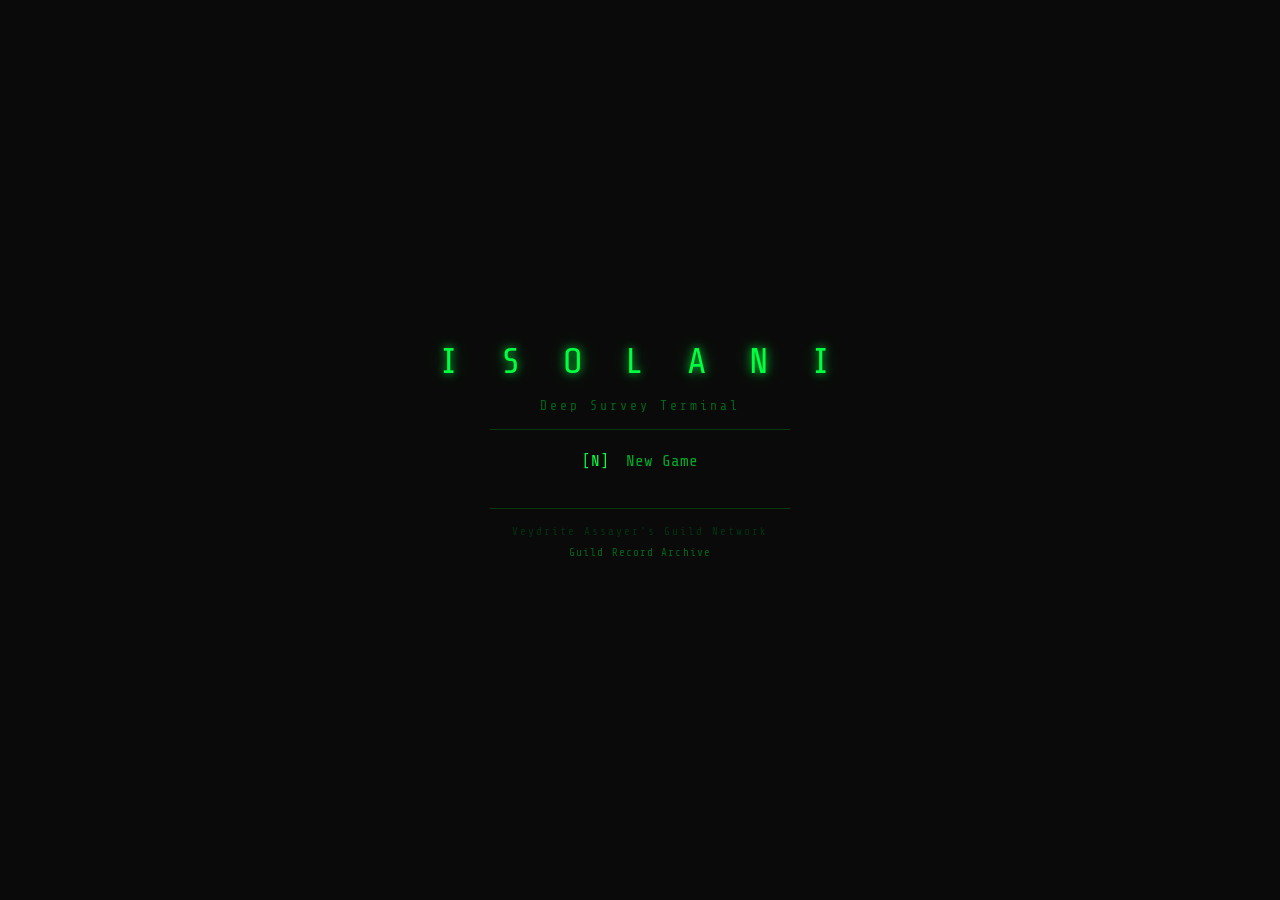
<file: index.html>
<!DOCTYPE html>
<html lang="en">
<head>
  <meta charset="UTF-8">
  <meta name="viewport" content="width=device-width, initial-scale=1.0">
  <title>Isolani — Deep Survey Terminal</title>
  <link rel="stylesheet" href="style.css">
  <link rel="icon" type="image/png" href="https://t1ckles.github.io/isolani/flavicon.png">
</head>
<body>

  <!-- Main Menu Overlay -->
  <div id="main-menu">
    <div id="menu-content">
      <div class="menu-title">I S O L A N I</div>
      <div class="menu-sub">Deep Survey Terminal</div>
      <div class="menu-divider"></div>
      <div id="menu-options">
        <div class="menu-option" id="menu-continue" style="display:none">
          <span class="menu-key">[C]</span> Continue
        </div>
        <div class="menu-option" id="menu-load">
          <span class="menu-key">[L]</span> Load Save
        </div>
        <div class="menu-option" id="menu-new">
          <span class="menu-key">[N]</span> New Game
        </div>
      </div>
      <div id="menu-save-info" class="menu-save-info"></div>

      <!-- Achievements modal -->
      <div id="achievements-modal" style="display:none">
        <div id="achievements-modal-inner">
          <div class="slot-modal-title">GUILD RECORD ARCHIVE</div>
          <div id="achievements-list"></div>
          <div class="slot-cancel" id="achievements-cancel"><span class="menu-key">[ESC]</span> Close</div>
        </div>
      </div>

      <!-- Slot modal -->
      <div id="slot-modal" style="display:none">
        <div id="slot-modal-inner">
          <div class="slot-modal-title">SELECT PILOT RECORD</div>
          <div id="slot-list">
            <div class="menu-slot" id="menu-slot-1">
              <div class="slot-summary">
                <span class="slot-key">[1]</span>
                <span class="slot-info">— EMPTY —</span>
              </div>
              <div class="slot-detail" id="slot-detail-1"></div>
            </div>
            <div class="menu-slot" id="menu-slot-2">
              <div class="slot-summary">
                <span class="slot-key">[2]</span>
                <span class="slot-info">— EMPTY —</span>
              </div>
              <div class="slot-detail" id="slot-detail-2"></div>
            </div>
            <div class="menu-slot" id="menu-slot-3">
              <div class="slot-summary">
                <span class="slot-key">[3]</span>
                <span class="slot-info">— EMPTY —</span>
              </div>
              <div class="slot-detail" id="slot-detail-3"></div>
            </div>
          </div>
          <div class="slot-modal-hint" id="slot-modal-hint"></div>
          <div class="slot-cancel" id="slot-cancel"><span class="menu-key">[ESC]</span> Cancel</div>
        </div>
      </div>

      <div class="menu-divider"></div>
      <div class="menu-footer">Veydrite Assayer's Guild Network</div>
      <div class="menu-archive" id="menu-archive">Guild Record Archive</div>
    </div>
  </div>

  <!-- Mobile/tablet status panel toggle (hidden on desktop via CSS) -->
  <button id="status-toggle">[STA] STATUS</button>

  <div id="layout">

    <!-- Main terminal -->
    <div id="terminal">
      <div id="terminal-header">
        <span class="title">I S O L A N I</span>
        <span class="version">v0.2.0-dev</span>
      </div>
      <div id="terminal-subheader">
        Deep Survey Terminal — Veydrite Assayer's Guild Network
      </div>
      <div id="terminal-divider"></div>
      <div id="terminal-body">
        <div id="output"></div>

        <!-- Desktop input line -->
        <div id="input-line">
          <span class="prompt">&gt;&nbsp;</span>
          <span id="typed"></span>
          <span class="cursor">█</span>
        </div>

        <!-- Mobile input row (shown on touch devices via CSS) -->
        <div id="mobile-input-row">
          <span class="prompt">&gt;&nbsp;</span>
          <input
            id="mobile-input"
            type="text"
            autocomplete="off"
            autocorrect="off"
            autocapitalize="off"
            spellcheck="false"
            placeholder="tap here to type..."
            enterkeyhint="send"
          >
          <button id="mobile-send">SEND</button>
        </div>

      </div>
    </div>

    <!-- Right column — ship sidebar + auspex -->
    <div id="right-column">

      <!-- Ship status sidebar -->
      <div id="sidebar">
        <div class="sidebar-section">
          <div class="sidebar-label">VESSEL</div>
          <div id="sb-captain" class="sb-white">—</div>
          <div id="sb-ship" class="sb-dim">—</div>
          <div id="sb-day" class="sb-dim">Day 0</div>
        </div>
        <div class="sidebar-divider"></div>
        <div class="sidebar-section">
          <div class="sidebar-label">SYSTEMS</div>
          <div class="sidebar-row">
            <span class="sb-dim">Hull</span>
            <span id="sb-hull-bar" class="sidebar-bar">██████████</span>
          </div>
          <div class="sidebar-row">
            <span class="sb-dim">Fuel</span>
            <span id="sb-fuel-bar" class="sidebar-bar">██████████</span>
          </div>
          <div class="sidebar-row">
            <span class="sb-dim">Core</span>
            <span id="sb-power-bar" class="sidebar-bar">██████████</span>
          </div>
        </div>
        <div class="sidebar-divider"></div>
        <div class="sidebar-section">
          <div class="sidebar-label">CARGO</div>
          <div class="sidebar-row">
            <span class="sb-dim">Scrip</span>
            <span id="sb-credits" class="sb-cyan">0 CR</span>
          </div>
          <div class="sidebar-row">
            <span class="sb-dim">Veyd</span>
            <span id="sb-veydrite" class="sb-dim">0 kg</span>
          </div>
          <div class="sidebar-row">
            <span class="sb-dim">Charts</span>
            <span id="sb-astro" class="sb-dim">—</span>
          </div>
          <div class="sidebar-row">
            <span class="sb-dim">Cells</span>
            <span id="sb-cells" class="sb-dim">— / 20</span>
          </div>
          <div class="sidebar-row">
            <span class="sb-dim">Reserv</span>
            <span id="sb-reserve" class="sb-dim">— kg</span>
          </div>
          <div class="sidebar-row">
            <span class="sb-dim">Ore</span>
            <span id="sb-ore" class="sb-dim">— / 50</span>
          </div>
        </div>
        <div class="sidebar-divider"></div>
        <div class="sidebar-section">
          <div class="sidebar-label">CONTRACT</div>
          <div id="sb-contract" class="sb-dim">none active</div>
        </div>
        <div class="sidebar-divider"></div>
        <div class="sidebar-section">
          <div class="sidebar-label">STANDING</div>
          <div id="sb-rep" class="sb-dim">no contacts</div>
        </div>
      </div>

      <!-- Auspex panel -->
      <div id="auspex">
        <div class="auspex-header">
          <span class="auspex-title">AUSPEX</span>
          <span class="auspex-version">v2.1</span>
        </div>
        <div class="auspex-divider"></div>
        <div id="auspex-body">
          <div id="ax-status" class="ax-dim">offline</div>
        </div>
      </div>

    </div>

  </div>

  <script src="js/rng.js"></script>
  <script src="js/naming.js"></script>
  <script src="js/galaxy.js"></script>
  <script src="js/ships.js"></script>
  <script src="js/economy.js"></script>
  <script src="js/factions.js"></script>
  <script src="js/achievements.js"></script>
  <script src="js/save.js"></script>
  <script src="js/weapons.js"></script>
  <script src="js/graveyard.js"></script>
  <script src="js/commands.js"></script>
  <script src="js/main.js"></script>


    <script>
        document.getElementById('status-toggle').addEventListener('click', function() {
          var col = document.getElementById('right-column');
          col.classList.toggle('panel-open');
          this.textContent = col.classList.contains('panel-open') ? '[ESC] STATUS' : '[STA] STATUS';
        });
    
    document.addEventListener('click', function(e) {
          var col = document.getElementById('right-column');
          var btn = document.getElementById('status-toggle');
          if (col && col.classList.contains('panel-open') && !col.contains(e.target) && e.target !== btn) {
            col.classList.remove('panel-open');
            btn.textContent = '[STA] STATUS';
          }
        });

        // iOS keyboard handling via visualViewport
        if (window.visualViewport) {
          window.visualViewport.addEventListener('resize', function() {
            var inputRow = document.getElementById('mobile-input-row');
            var termBody = document.getElementById('terminal-body');
            if (!inputRow) return;
            var viewportHeight = window.visualViewport.height;
            var offset = window.innerHeight - viewportHeight;
            if (offset > 150) {
              termBody.style.paddingBottom = offset + 'px';
              inputRow.style.position = 'sticky';
              inputRow.style.bottom = '0';
              inputRow.style.background = '#0a0a0a';
              inputRow.style.paddingBottom = '8px';
              var output = document.getElementById('output');
              if (output) output.scrollTop = output.scrollHeight;
            } else {
              termBody.style.paddingBottom = '';
              inputRow.style.position = '';
              inputRow.style.bottom = '';
              inputRow.style.paddingBottom = '';
            }
          });
        }
    </script>

</body>
</html>
</file>
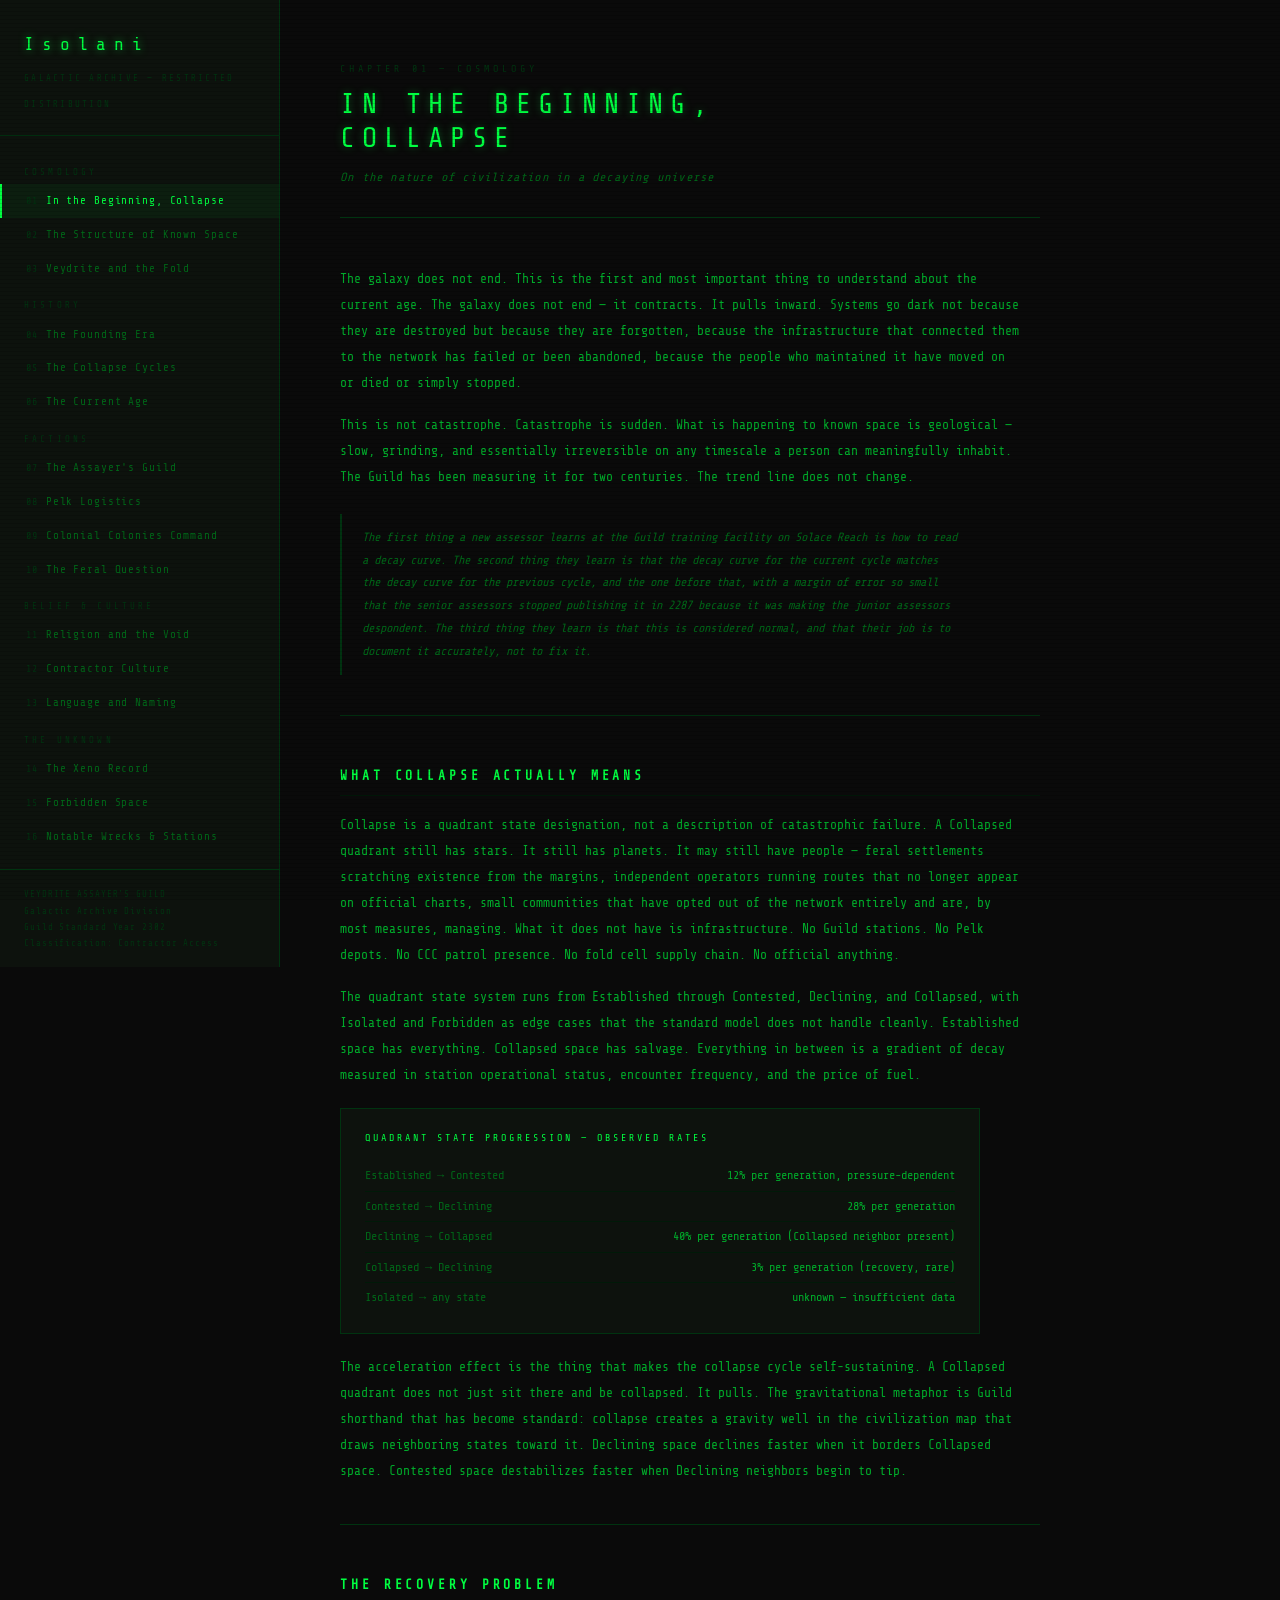
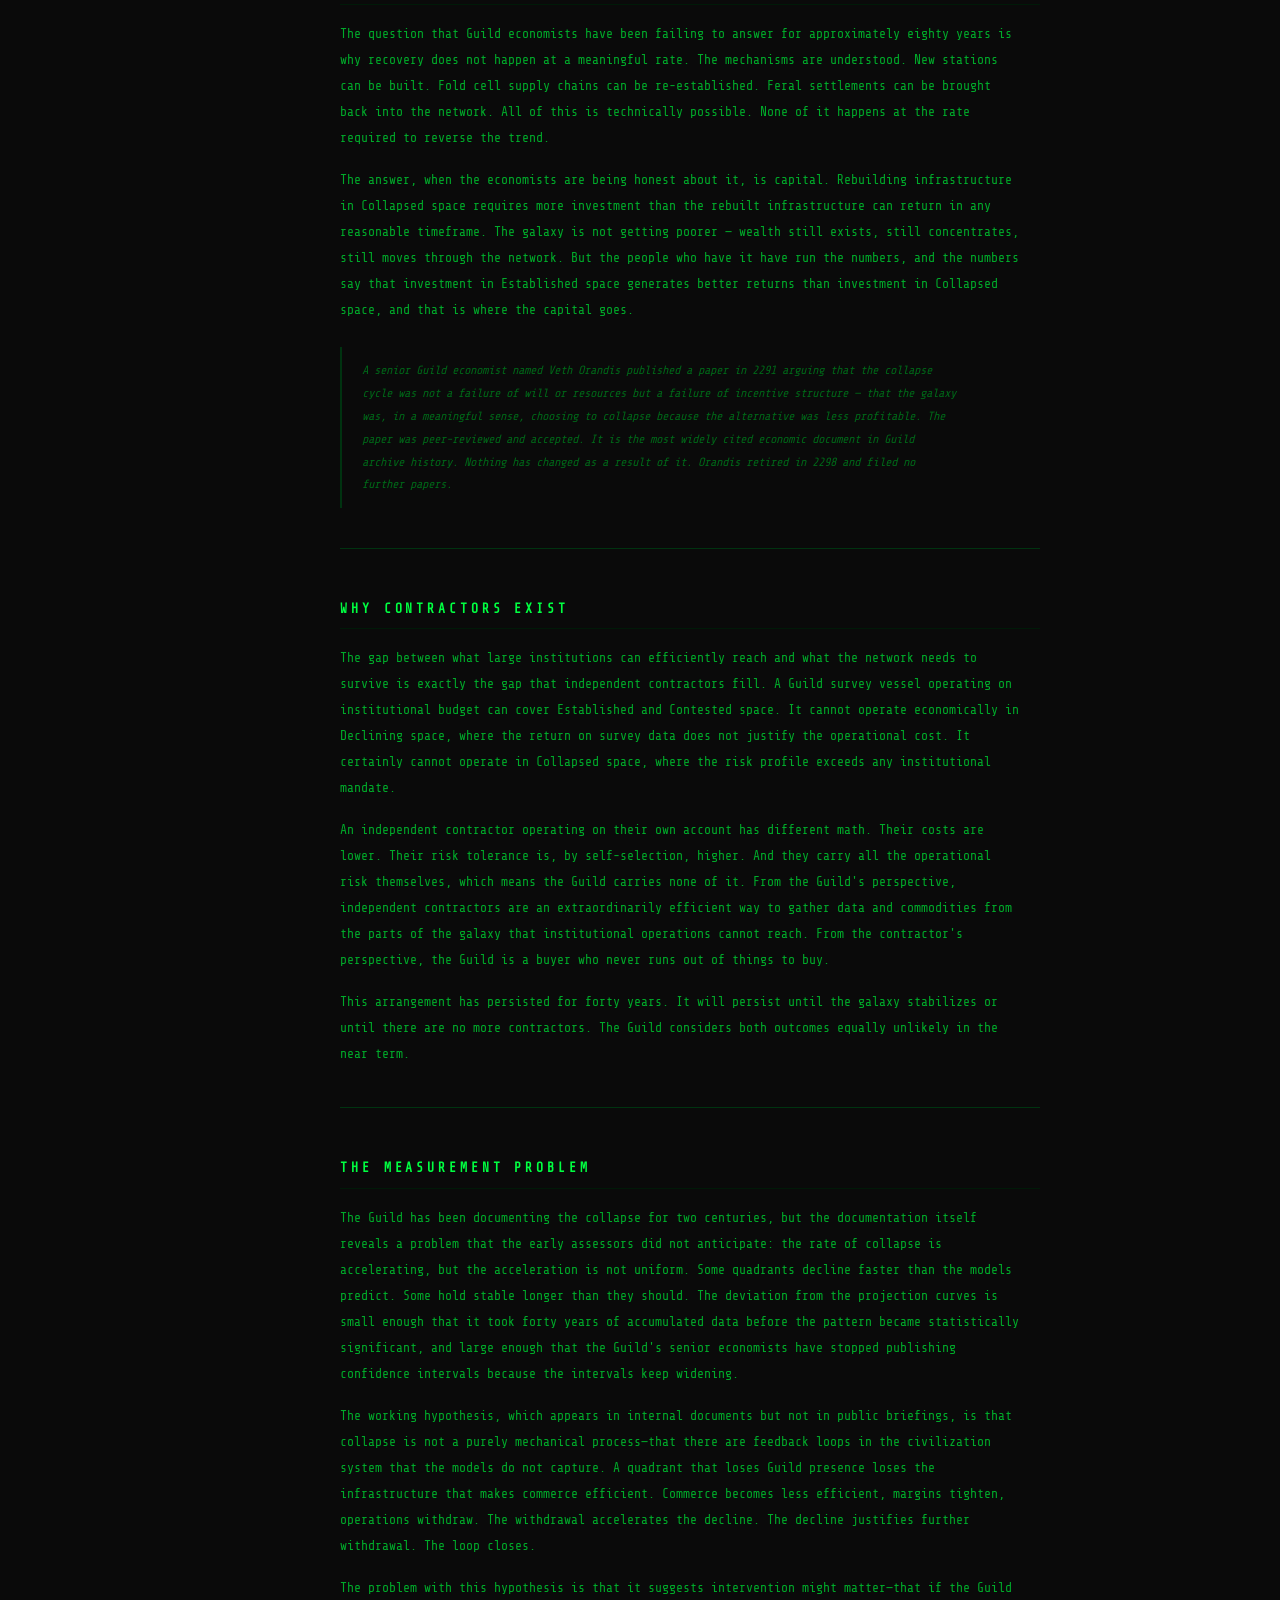
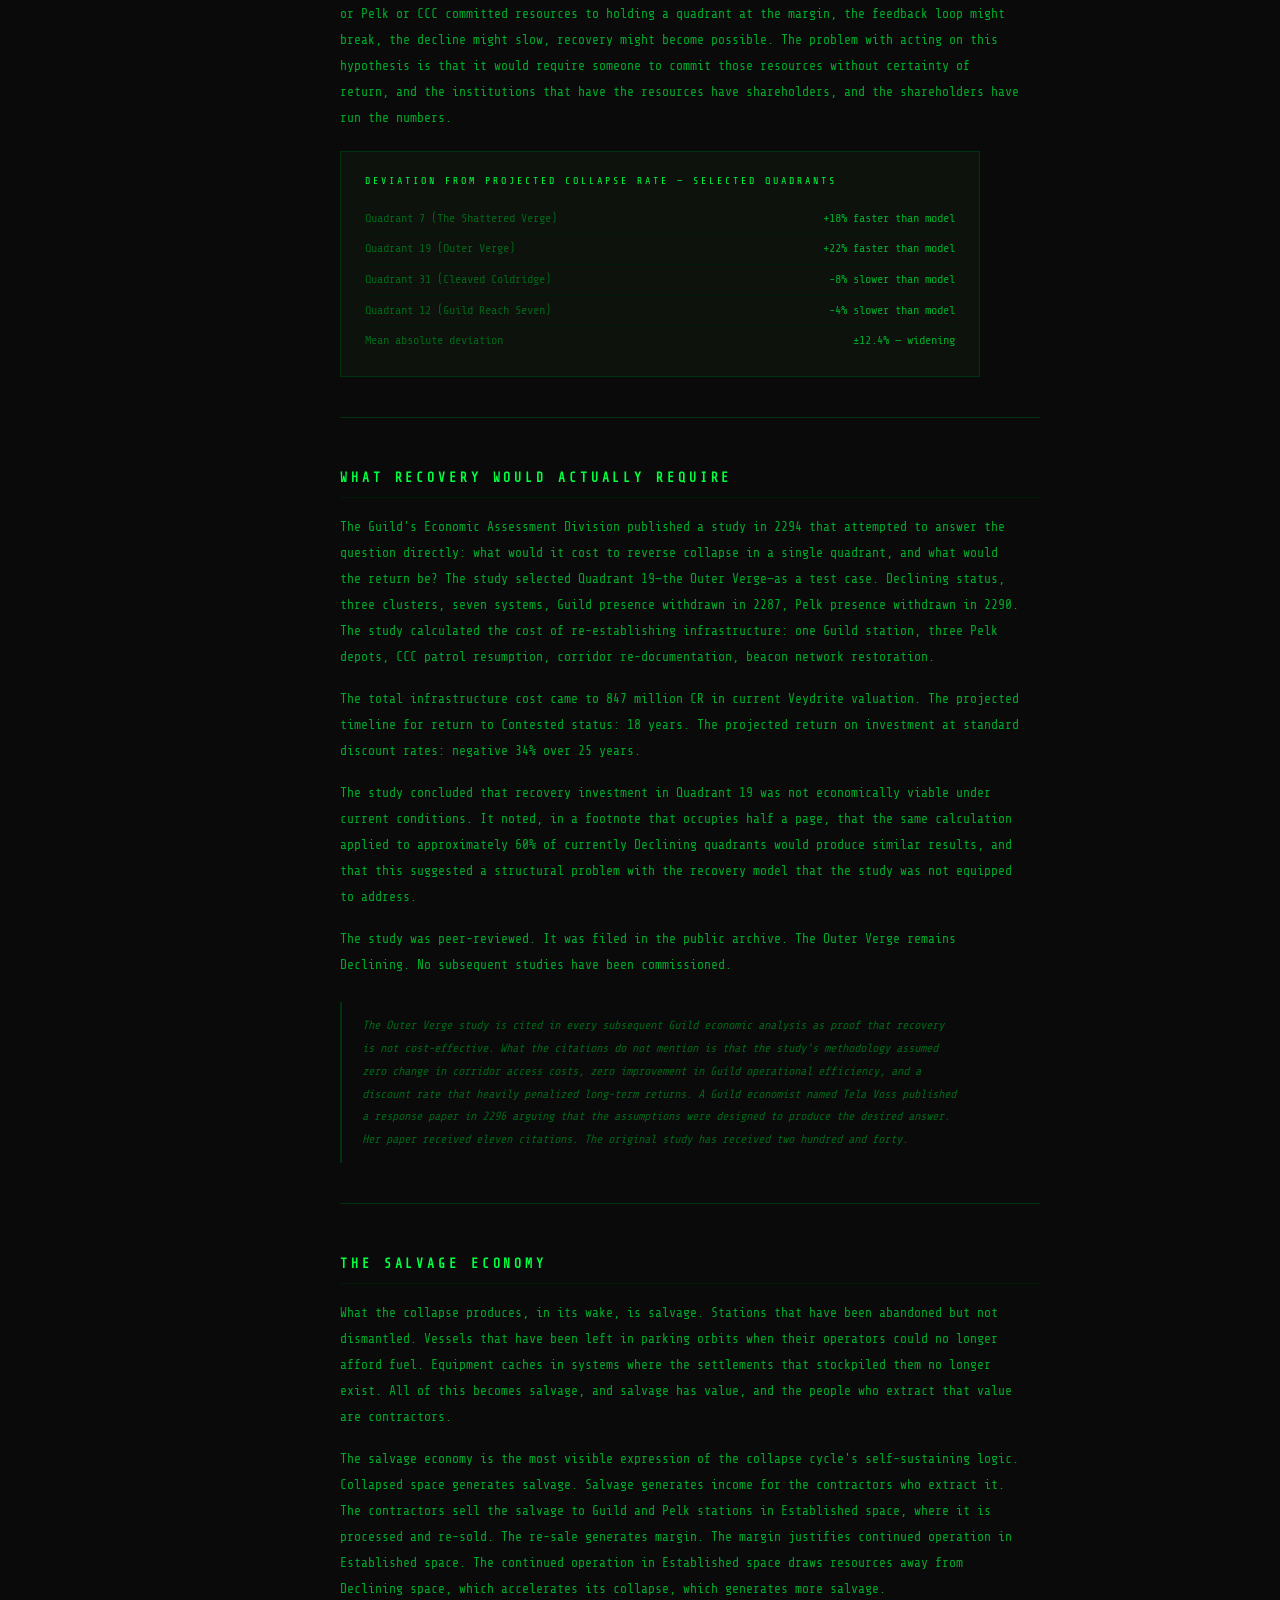
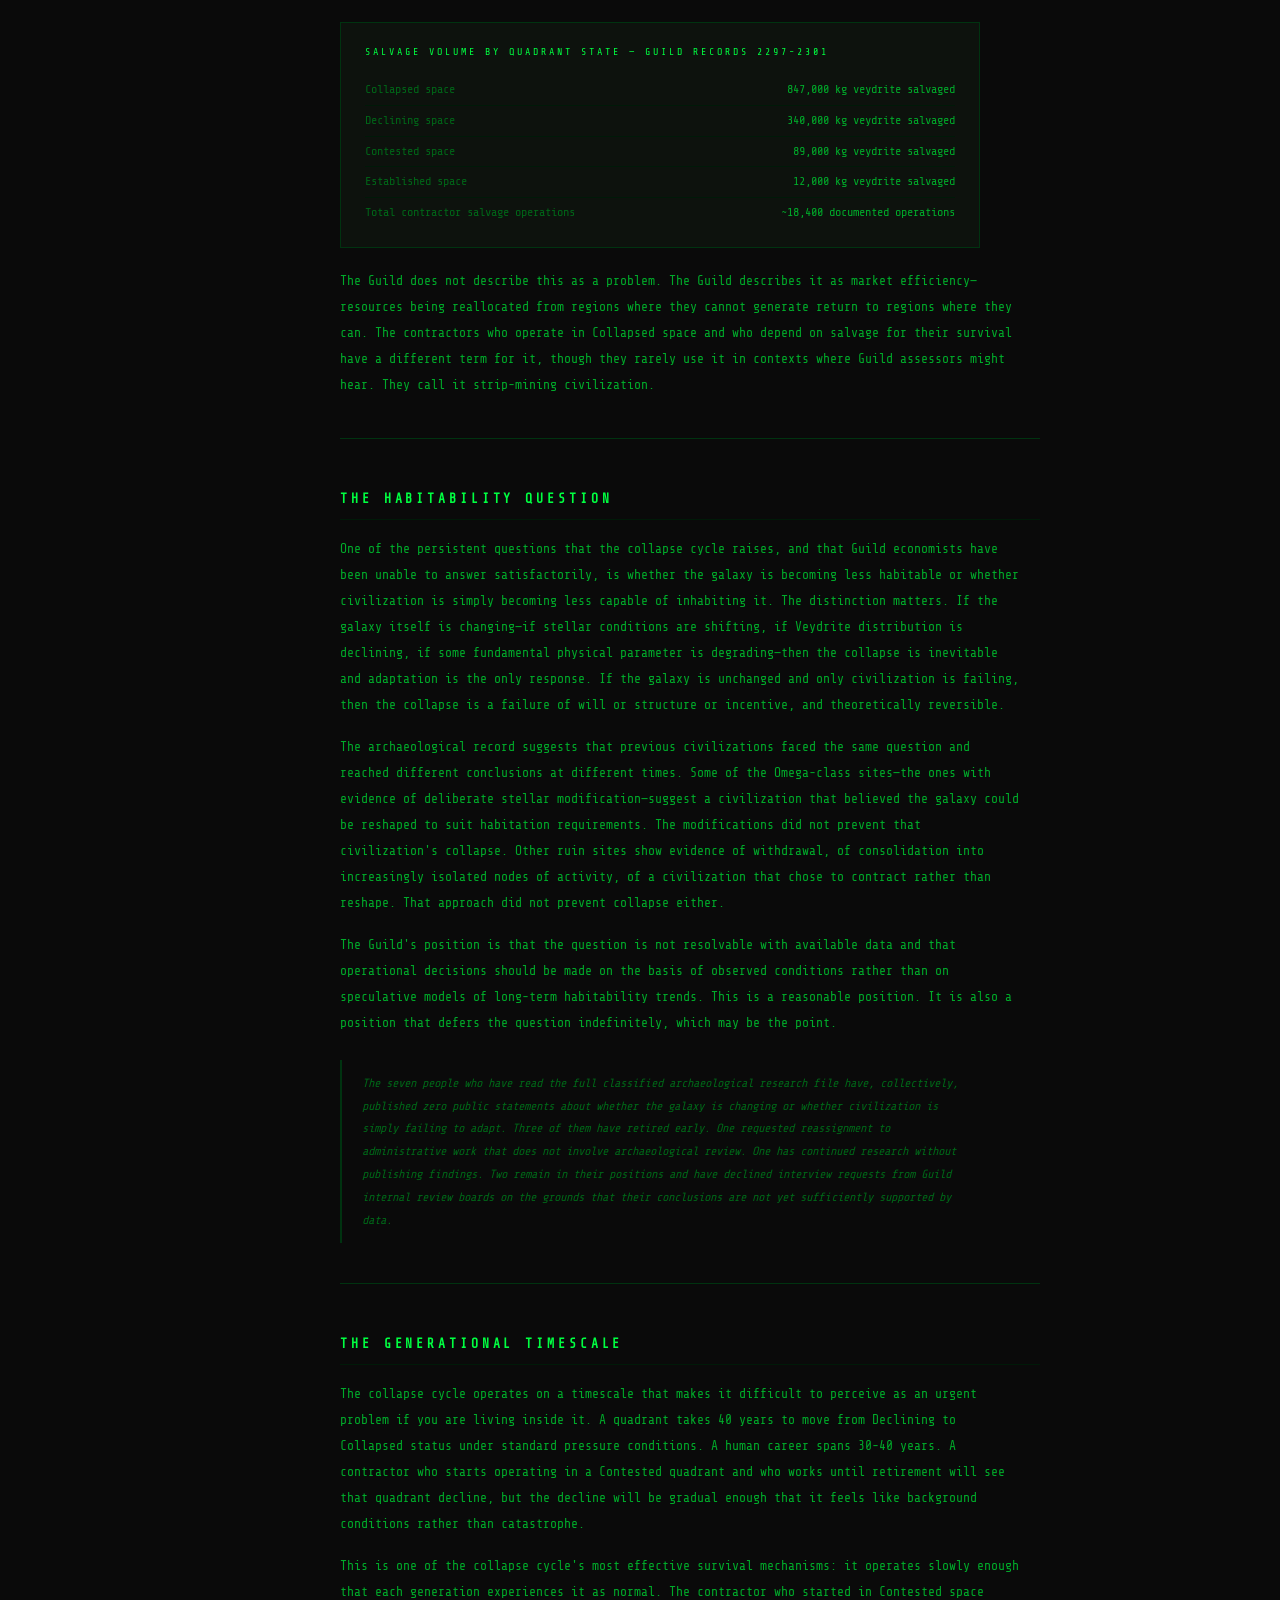
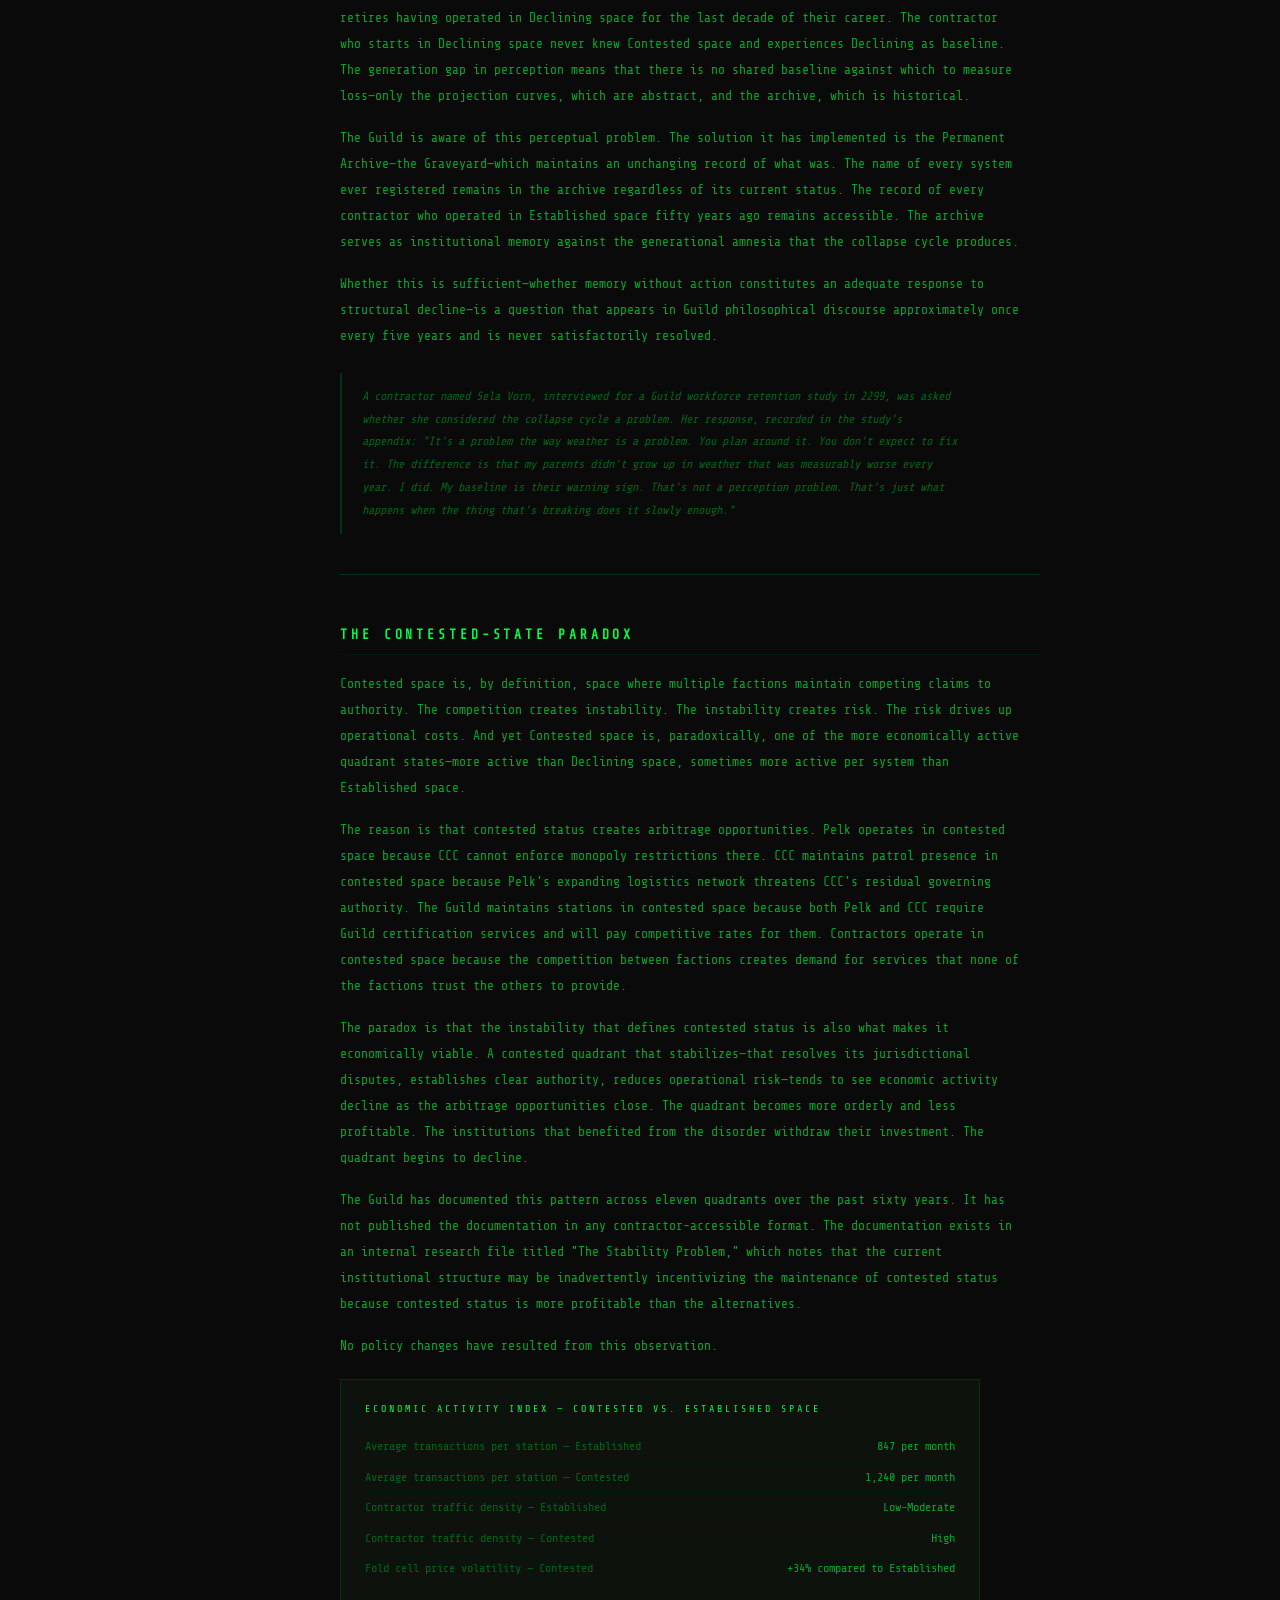
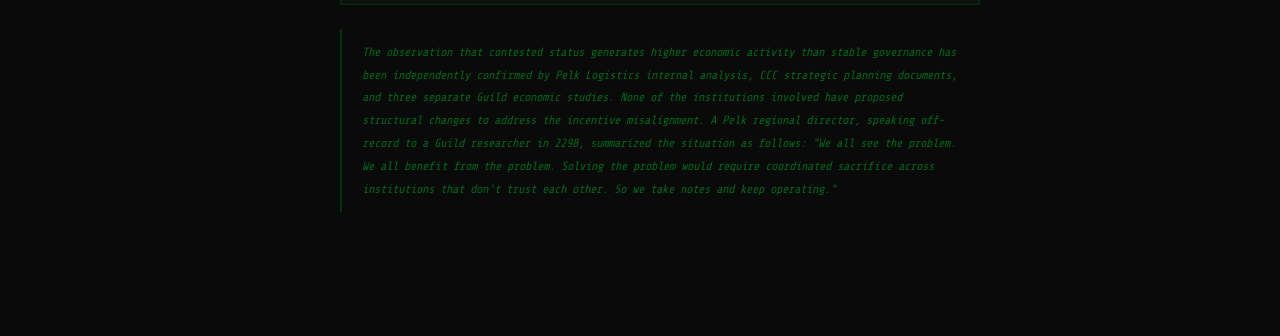
<file: lore.html>
<!DOCTYPE html>
<html lang="en">
<head>
  <meta charset="UTF-8">
  <meta name="viewport" content="width=device-width, initial-scale=1.0">
  <title>Isolani — Galactic Archive</title>
  <link rel="preconnect" href="https://fonts.googleapis.com">
  <link rel="icon" type="image/png" href="https://t1ckles.github.io/isolani/flavicon.png">
  <link href="https://fonts.googleapis.com/css2?family=Share+Tech+Mono&family=Share+Tech&display=swap" rel="stylesheet">
  <style>
    :root {
      --green:      #00ff41;
      --green-mid:  #00aa2a;
      --green-dim:  #006618;
      --green-dark: #003310;
      --green-deep: #001a08;
      --orange:     #ff8800;
      --cyan:       #00e5ff;
      --bg:         #0a0a0a;
      --bg-card:    #0d120d;
      --sidebar-w:  280px;
    }

    * { margin: 0; padding: 0; box-sizing: border-box; }
    html { scroll-behavior: smooth; }

    body {
      background: var(--bg);
      color: var(--green-mid);
      font-family: 'Share Tech Mono', 'Courier New', monospace;
      font-size: 14px;
      line-height: 1.8;
      display: flex;
      min-height: 100vh;
      animation: flicker 14s infinite;
    }

    @keyframes flicker {
      0%,91%,95%,100% { opacity: 1; }
      92% { opacity: 0.97; }
      94% { opacity: 0.99; }
    }

    body::after {
      content: '';
      position: fixed;
      top: 0; left: 0;
      width: 100%; height: 100%;
      pointer-events: none;
      z-index: 9999;
      background: repeating-linear-gradient(
        to bottom,
        transparent 0px, transparent 3px,
        rgba(0,0,0,0.12) 3px, rgba(0,0,0,0.12) 4px
      );
    }

    /* ── Sidebar ─────────────────────────────────────────────── */

    .sidebar {
      width: var(--sidebar-w);
      min-height: 100vh;
      background: var(--bg-card);
      border-right: 1px solid var(--green-dark);
      position: fixed;
      top: 0; left: 0;
      overflow-y: auto;
      z-index: 100;
      display: flex;
      flex-direction: column;
    }

    .sidebar::-webkit-scrollbar { width: 4px; }
    .sidebar::-webkit-scrollbar-track { background: var(--bg); }
    .sidebar::-webkit-scrollbar-thumb { background: var(--green-dark); }

    .sidebar-header {
      padding: 28px 24px 20px;
      border-bottom: 1px solid var(--green-dark);
    }

    .sidebar-title {
      font-size: 18px;
      letter-spacing: 8px;
      color: var(--green);
      text-shadow: 0 0 8px rgba(0,255,65,0.6);
      display: block;
      margin-bottom: 4px;
    }

    .sidebar-subtitle {
      font-size: 9px;
      letter-spacing: 0.25em;
      color: var(--green-dark);
      text-transform: uppercase;
    }

    .sidebar-nav { padding: 16px 0; flex: 1; }

    .nav-section-label {
      font-size: 9px;
      letter-spacing: 0.35em;
      color: var(--green-dark);
      text-transform: uppercase;
      padding: 12px 24px 4px;
      display: block;
    }

    .nav-item {
      display: block;
      padding: 7px 24px;
      color: var(--green-dim);
      text-decoration: none;
      font-size: 11px;
      letter-spacing: 0.08em;
      border-left: 2px solid transparent;
      transition: color 0.15s, border-color 0.15s, background 0.15s;
      cursor: pointer;
    }

    .nav-item:hover {
      color: var(--green-mid);
      border-left-color: var(--green-dim);
      background: rgba(0,255,65,0.03);
    }

    .nav-item.active {
      color: var(--green);
      border-left-color: var(--green);
      background: rgba(0,255,65,0.05);
    }

    .nav-item .nav-num {
      color: var(--green-dark);
      margin-right: 8px;
      font-size: 10px;
    }

    .sidebar-footer {
      padding: 16px 24px;
      border-top: 1px solid var(--green-dark);
      font-size: 9px;
      color: var(--green-dark);
      letter-spacing: 0.1em;
      line-height: 1.8;
    }

    /* ── Main content ────────────────────────────────────────── */

    .main {
      margin-left: var(--sidebar-w);
      flex: 1;
      min-height: 100vh;
    }

    .chapter {
      display: none;
      max-width: 820px;
      padding: 60px 60px 100px;
      animation: chapterFade 0.3s ease;
    }

    .chapter.active { display: block; }

    @keyframes chapterFade {
      from { opacity: 0; transform: translateY(8px); }
      to   { opacity: 1; transform: translateY(0); }
    }

    .chapter-header {
      border-bottom: 1px solid var(--green-dark);
      padding-bottom: 28px;
      margin-bottom: 48px;
    }

    .chapter-num {
      font-size: 10px;
      letter-spacing: 0.4em;
      color: var(--green-dark);
      text-transform: uppercase;
      margin-bottom: 10px;
    }

    .chapter-title {
      font-size: 28px;
      letter-spacing: 7px;
      color: var(--green);
      text-shadow: 0 0 8px rgba(0,255,65,0.35);
      text-transform: uppercase;
      line-height: 1.2;
      margin-bottom: 12px;
    }

    .chapter-sub {
      font-size: 12px;
      color: var(--green-dim);
      letter-spacing: 0.1em;
      font-style: italic;
    }

    h2 {
      font-size: 13px;
      letter-spacing: 0.3em;
      color: var(--green);
      text-transform: uppercase;
      margin: 48px 0 16px;
      padding-bottom: 8px;
      border-bottom: 1px solid var(--green-deep);
    }

    h3 {
      font-size: 11px;
      letter-spacing: 0.2em;
      color: var(--orange);
      text-transform: uppercase;
      margin: 32px 0 10px;
    }

    p {
      color: var(--green-mid);
      font-size: 13px;
      line-height: 2;
      max-width: 680px;
      margin-bottom: 16px;
    }

    .lore {
      color: var(--green-dim);
      font-style: italic;
      border-left: 2px solid var(--green-dark);
      padding: 12px 20px;
      margin: 24px 0;
      font-size: 12px;
      line-height: 1.9;
      max-width: 640px;
    }

    .classified {
      color: var(--orange);
      border-left: 2px solid var(--orange);
      padding: 12px 20px;
      margin: 24px 0;
      font-size: 12px;
      line-height: 1.8;
      max-width: 640px;
    }

    .classified strong {
      display: block;
      letter-spacing: 0.15em;
      margin-bottom: 6px;
    }

    .divider {
      border-top: 1px solid var(--green-dark);
      margin: 40px 0;
    }

    .data-block {
      background: var(--bg-card);
      border: 1px solid var(--green-dark);
      padding: 20px 24px;
      margin: 20px 0;
      font-size: 12px;
      max-width: 640px;
    }

    .data-block .data-title {
      font-size: 10px;
      letter-spacing: 0.3em;
      color: var(--green);
      text-transform: uppercase;
      margin-bottom: 14px;
    }

    .data-row {
      display: flex;
      justify-content: space-between;
      padding: 4px 0;
      border-bottom: 1px solid var(--green-deep);
      color: var(--green-dim);
    }

    .data-row:last-child { border-bottom: none; }
    .data-row span:last-child { color: var(--green-mid); }

    .timeline {
      margin: 24px 0;
      max-width: 680px;
    }

    .timeline-entry {
      display: flex;
      gap: 24px;
      margin-bottom: 20px;
      align-items: flex-start;
    }

    .timeline-year {
      font-size: 11px;
      color: var(--cyan);
      letter-spacing: 0.1em;
      min-width: 80px;
      padding-top: 2px;
      flex-shrink: 0;
    }

    .timeline-content {
      font-size: 12px;
      color: var(--green-dim);
      line-height: 1.8;
      border-left: 1px solid var(--green-dark);
      padding-left: 20px;
    }

    .timeline-content strong {
      color: var(--green-mid);
      display: block;
      margin-bottom: 2px;
      letter-spacing: 0.05em;
    }

    .faction-entry {
      border: 1px solid var(--green-dark);
      padding: 20px 24px;
      margin: 16px 0;
      max-width: 680px;
    }

    .faction-entry .fe-name {
      font-size: 12px;
      letter-spacing: 0.2em;
      color: var(--green);
      text-transform: uppercase;
      margin-bottom: 4px;
    }

    .faction-entry .fe-tag {
      font-size: 10px;
      color: var(--orange);
      letter-spacing: 0.2em;
      margin-bottom: 14px;
    }

    .faction-entry p {
      font-size: 12px;
      color: var(--green-dim);
      max-width: none;
      margin-bottom: 8px;
    }

    code {
      color: var(--cyan);
      font-family: 'Share Tech Mono', monospace;
    }

    /* scrollbar */
    ::-webkit-scrollbar { width: 6px; }
    ::-webkit-scrollbar-track { background: var(--bg); }
    ::-webkit-scrollbar-thumb { background: var(--green-dark); }
    ::-webkit-scrollbar-thumb:hover { background: var(--green-dim); }
  </style>
</head>
<body>

<!-- ═══════════════════════════════ SIDEBAR -->

<aside class="sidebar">
  <div class="sidebar-header">
    <span class="sidebar-title">Isolani</span>
    <span class="sidebar-subtitle">Galactic Archive — Restricted Distribution</span>
  </div>

  <nav class="sidebar-nav">

    <span class="nav-section-label">Cosmology</span>
    <a class="nav-item active" onclick="showChapter('c1')">
      <span class="nav-num">01</span>In the Beginning, Collapse
    </a>
    <a class="nav-item" onclick="showChapter('c2')">
      <span class="nav-num">02</span>The Structure of Known Space
    </a>
    <a class="nav-item" onclick="showChapter('c3')">
      <span class="nav-num">03</span>Veydrite and the Fold
    </a>

    <span class="nav-section-label">History</span>
    <a class="nav-item" onclick="showChapter('c4')">
      <span class="nav-num">04</span>The Founding Era
    </a>
    <a class="nav-item" onclick="showChapter('c5')">
      <span class="nav-num">05</span>The Collapse Cycles
    </a>
    <a class="nav-item" onclick="showChapter('c6')">
      <span class="nav-num">06</span>The Current Age
    </a>

    <span class="nav-section-label">Factions</span>
    <a class="nav-item" onclick="showChapter('c7')">
      <span class="nav-num">07</span>The Assayer's Guild
    </a>
    <a class="nav-item" onclick="showChapter('c8')">
      <span class="nav-num">08</span>Pelk Logistics
    </a>
    <a class="nav-item" onclick="showChapter('c9')">
      <span class="nav-num">09</span>Colonial Colonies Command
    </a>
    <a class="nav-item" onclick="showChapter('c10')">
      <span class="nav-num">10</span>The Feral Question
    </a>

    <span class="nav-section-label">Belief & Culture</span>
    <a class="nav-item" onclick="showChapter('c11')">
      <span class="nav-num">11</span>Religion and the Void
    </a>
    <a class="nav-item" onclick="showChapter('c12')">
      <span class="nav-num">12</span>Contractor Culture
    </a>
    <a class="nav-item" onclick="showChapter('c13')">
      <span class="nav-num">13</span>Language and Naming
    </a>

    <span class="nav-section-label">The Unknown</span>
    <a class="nav-item" onclick="showChapter('c14')">
      <span class="nav-num">14</span>The Xeno Record
    </a>
    <a class="nav-item" onclick="showChapter('c15')">
      <span class="nav-num">15</span>Forbidden Space
    </a>
    <a class="nav-item" onclick="showChapter('c16')">
      <span class="nav-num">16</span>Notable Wrecks & Stations
    </a>
  </nav>

  <div class="sidebar-footer">
    VEYDRITE ASSAYER'S GUILD<br>
    Galactic Archive Division<br>
    Guild Standard Year 2302<br>
    Classification: Contractor Access
  </div>
</aside>

<!-- ═══════════════════════════════ MAIN CONTENT -->

<main class="main">

  <!-- ═══ CHAPTER 1 ═══ -->
  <div class="chapter active" id="c1">
    <div class="chapter-header">
      <div class="chapter-num">CHAPTER 01 — COSMOLOGY</div>
      <div class="chapter-title">In the Beginning,<br>Collapse</div>
      <div class="chapter-sub">On the nature of civilization in a decaying universe</div>
    </div>

    <p>The galaxy does not end. This is the first and most important thing to understand about the current age. The galaxy does not end — it contracts. It pulls inward. Systems go dark not because they are destroyed but because they are forgotten, because the infrastructure that connected them to the network has failed or been abandoned, because the people who maintained it have moved on or died or simply stopped.</p>

    <p>This is not catastrophe. Catastrophe is sudden. What is happening to known space is geological — slow, grinding, and essentially irreversible on any timescale a person can meaningfully inhabit. The Guild has been measuring it for two centuries. The trend line does not change.</p>

    <div class="lore">The first thing a new assessor learns at the Guild training facility on Solace Reach is how to read a decay curve. The second thing they learn is that the decay curve for the current cycle matches the decay curve for the previous cycle, and the one before that, with a margin of error so small that the senior assessors stopped publishing it in 2287 because it was making the junior assessors despondent. The third thing they learn is that this is considered normal, and that their job is to document it accurately, not to fix it.</div>

    <div class="divider"></div>

    <h2>What Collapse Actually Means</h2>

    <p>Collapse is a quadrant state designation, not a description of catastrophic failure. A Collapsed quadrant still has stars. It still has planets. It may still have people — feral settlements scratching existence from the margins, independent operators running routes that no longer appear on official charts, small communities that have opted out of the network entirely and are, by most measures, managing. What it does not have is infrastructure. No Guild stations. No Pelk depots. No CCC patrol presence. No fold cell supply chain. No official anything.</p>

    <p>The quadrant state system runs from Established through Contested, Declining, and Collapsed, with Isolated and Forbidden as edge cases that the standard model does not handle cleanly. Established space has everything. Collapsed space has salvage. Everything in between is a gradient of decay measured in station operational status, encounter frequency, and the price of fuel.</p>

    <div class="data-block">
      <div class="data-title">Quadrant State Progression — Observed Rates</div>
      <div class="data-row"><span>Established → Contested</span><span>12% per generation, pressure-dependent</span></div>
      <div class="data-row"><span>Contested → Declining</span><span>28% per generation</span></div>
      <div class="data-row"><span>Declining → Collapsed</span><span>40% per generation (Collapsed neighbor present)</span></div>
      <div class="data-row"><span>Collapsed → Declining</span><span>3% per generation (recovery, rare)</span></div>
      <div class="data-row"><span>Isolated → any state</span><span>unknown — insufficient data</span></div>
    </div>

    <p>The acceleration effect is the thing that makes the collapse cycle self-sustaining. A Collapsed quadrant does not just sit there and be collapsed. It pulls. The gravitational metaphor is Guild shorthand that has become standard: collapse creates a gravity well in the civilization map that draws neighboring states toward it. Declining space declines faster when it borders Collapsed space. Contested space destabilizes faster when Declining neighbors begin to tip.</p>

    <div class="divider"></div>

    <h2>The Recovery Problem</h2>

    <p>The question that Guild economists have been failing to answer for approximately eighty years is why recovery does not happen at a meaningful rate. The mechanisms are understood. New stations can be built. Fold cell supply chains can be re-established. Feral settlements can be brought back into the network. All of this is technically possible. None of it happens at the rate required to reverse the trend.</p>

    <p>The answer, when the economists are being honest about it, is capital. Rebuilding infrastructure in Collapsed space requires more investment than the rebuilt infrastructure can return in any reasonable timeframe. The galaxy is not getting poorer — wealth still exists, still concentrates, still moves through the network. But the people who have it have run the numbers, and the numbers say that investment in Established space generates better returns than investment in Collapsed space, and that is where the capital goes.</p>

    <div class="lore">A senior Guild economist named Veth Orandis published a paper in 2291 arguing that the collapse cycle was not a failure of will or resources but a failure of incentive structure — that the galaxy was, in a meaningful sense, choosing to collapse because the alternative was less profitable. The paper was peer-reviewed and accepted. It is the most widely cited economic document in Guild archive history. Nothing has changed as a result of it. Orandis retired in 2298 and filed no further papers.</div>

    <div class="divider"></div>

    <h2>Why Contractors Exist</h2>

    <p>The gap between what large institutions can efficiently reach and what the network needs to survive is exactly the gap that independent contractors fill. A Guild survey vessel operating on institutional budget can cover Established and Contested space. It cannot operate economically in Declining space, where the return on survey data does not justify the operational cost. It certainly cannot operate in Collapsed space, where the risk profile exceeds any institutional mandate.</p>

    <p>An independent contractor operating on their own account has different math. Their costs are lower. Their risk tolerance is, by self-selection, higher. And they carry all the operational risk themselves, which means the Guild carries none of it. From the Guild's perspective, independent contractors are an extraordinarily efficient way to gather data and commodities from the parts of the galaxy that institutional operations cannot reach. From the contractor's perspective, the Guild is a buyer who never runs out of things to buy.</p>

    <p>This arrangement has persisted for forty years. It will persist until the galaxy stabilizes or until there are no more contractors. The Guild considers both outcomes equally unlikely in the near term.</p>

    <div class="divider"></div>

    <h2>The Measurement Problem</h2>

    <p>The Guild has been documenting the collapse for two centuries, but the documentation itself reveals a problem that the early assessors did not anticipate: the rate of collapse is accelerating, but the acceleration is not uniform. Some quadrants decline faster than the models predict. Some hold stable longer than they should. The deviation from the projection curves is small enough that it took forty years of accumulated data before the pattern became statistically significant, and large enough that the Guild's senior economists have stopped publishing confidence intervals because the intervals keep widening.</p>

    <p>The working hypothesis, which appears in internal documents but not in public briefings, is that collapse is not a purely mechanical process—that there are feedback loops in the civilization system that the models do not capture. A quadrant that loses Guild presence loses the infrastructure that makes commerce efficient. Commerce becomes less efficient, margins tighten, operations withdraw. The withdrawal accelerates the decline. The decline justifies further withdrawal. The loop closes.</p>

    <p>The problem with this hypothesis is that it suggests intervention might matter—that if the Guild or Pelk or CCC committed resources to holding a quadrant at the margin, the feedback loop might break, the decline might slow, recovery might become possible. The problem with acting on this hypothesis is that it would require someone to commit those resources without certainty of return, and the institutions that have the resources have shareholders, and the shareholders have run the numbers.</p>

      <div class="data-block">
    <div class="data-title">Deviation from Projected Collapse Rate — Selected Quadrants</div>
    <div class="data-row"><span>Quadrant 7 (The Shattered Verge)</span><span>+18% faster than model</span></div>
    <div class="data-row"><span>Quadrant 19 (Outer Verge)</span><span>+22% faster than model</span></div>
    <div class="data-row"><span>Quadrant 31 (Cleaved Coldridge)</span><span>-8% slower than model</span></div>
    <div class="data-row"><span>Quadrant 12 (Guild Reach Seven)</span><span>-4% slower than model</span></div>
    <div class="data-row"><span>Mean absolute deviation</span><span>±12.4% — widening</span></div>
      </div>
    
    <div class="divider"></div>

    <h2>What Recovery Would Actually Require</h2>

    <p>The Guild's Economic Assessment Division published a study in 2294 that attempted to answer the question directly: what would it cost to reverse collapse in a single quadrant, and what would the return be? The study selected Quadrant 19—the Outer Verge—as a test case. Declining status, three clusters, seven systems, Guild presence withdrawn in 2287, Pelk presence withdrawn in 2290. The study calculated the cost of re-establishing infrastructure: one Guild station, three Pelk depots, CCC patrol resumption, corridor re-documentation, beacon network restoration.</p>

    <p>The total infrastructure cost came to 847 million CR in current Veydrite valuation. The projected timeline for return to Contested status: 18 years. The projected return on investment at standard discount rates: negative 34% over 25 years.</p>

    <p>The study concluded that recovery investment in Quadrant 19 was not economically viable under current conditions. It noted, in a footnote that occupies half a page, that the same calculation applied to approximately 60% of currently Declining quadrants would produce similar results, and that this suggested a structural problem with the recovery model that the study was not equipped to address.</p>

    <p>The study was peer-reviewed. It was filed in the public archive. The Outer Verge remains Declining. No subsequent studies have been commissioned.</p>

    <div class="lore">The Outer Verge study is cited in every subsequent Guild economic analysis as proof that recovery is not cost-effective. What the citations do not mention is that the study's methodology assumed zero change in corridor access costs, zero improvement in Guild operational efficiency, and a discount rate that heavily penalized long-term returns. A Guild economist named Tela Voss published a response paper in 2296 arguing that the assumptions were designed to produce the desired answer. Her paper received eleven citations. The original study has received two hundred and forty.</div>

    <div class="divider"></div>

    <h2>The Salvage Economy</h2>

    <p>What the collapse produces, in its wake, is salvage. Stations that have been abandoned but not dismantled. Vessels that have been left in parking orbits when their operators could no longer afford fuel. Equipment caches in systems where the settlements that stockpiled them no longer exist. All of this becomes salvage, and salvage has value, and the people who extract that value are contractors.</p>

    <p>The salvage economy is the most visible expression of the collapse cycle's self-sustaining logic. Collapsed space generates salvage. Salvage generates income for the contractors who extract it. The contractors sell the salvage to Guild and Pelk stations in Established space, where it is processed and re-sold. The re-sale generates margin. The margin justifies continued operation in Established space. The continued operation in Established space draws resources away from Declining space, which accelerates its collapse, which generates more salvage.</p>

      <div class="data-block">
    <div class="data-title">Salvage Volume by Quadrant State — Guild Records 2297-2301</div>
    <div class="data-row"><span>Collapsed space</span><span>847,000 kg veydrite salvaged</span></div>
    <div class="data-row"><span>Declining space</span><span>340,000 kg veydrite salvaged</span></div>
    <div class="data-row"><span>Contested space</span><span>89,000 kg veydrite salvaged</span></div>
    <div class="data-row"><span>Established space</span><span>12,000 kg veydrite salvaged</span></div>
    <div class="data-row"><span>Total contractor salvage operations</span><span>~18,400 documented operations</span></div>
      </div>
    
    <p>The Guild does not describe this as a problem. The Guild describes it as market efficiency—resources being reallocated from regions where they cannot generate return to regions where they can. The contractors who operate in Collapsed space and who depend on salvage for their survival have a different term for it, though they rarely use it in contexts where Guild assessors might hear. They call it strip-mining civilization.</p>

    <div class="divider"></div>

    <h2>The Habitability Question</h2>

    <p>One of the persistent questions that the collapse cycle raises, and that Guild economists have been unable to answer satisfactorily, is whether the galaxy is becoming less habitable or whether civilization is simply becoming less capable of inhabiting it. The distinction matters. If the galaxy itself is changing—if stellar conditions are shifting, if Veydrite distribution is declining, if some fundamental physical parameter is degrading—then the collapse is inevitable and adaptation is the only response. If the galaxy is unchanged and only civilization is failing, then the collapse is a failure of will or structure or incentive, and theoretically reversible.</p>

    <p>The archaeological record suggests that previous civilizations faced the same question and reached different conclusions at different times. Some of the Omega-class sites—the ones with evidence of deliberate stellar modification—suggest a civilization that believed the galaxy could be reshaped to suit habitation requirements. The modifications did not prevent that civilization's collapse. Other ruin sites show evidence of withdrawal, of consolidation into increasingly isolated nodes of activity, of a civilization that chose to contract rather than reshape. That approach did not prevent collapse either.</p>

    <p>The Guild's position is that the question is not resolvable with available data and that operational decisions should be made on the basis of observed conditions rather than on speculative models of long-term habitability trends. This is a reasonable position. It is also a position that defers the question indefinitely, which may be the point.</p>

    <div class="lore">The seven people who have read the full classified archaeological research file have, collectively, published zero public statements about whether the galaxy is changing or whether civilization is simply failing to adapt. Three of them have retired early. One requested reassignment to administrative work that does not involve archaeological review. One has continued research without publishing findings. Two remain in their positions and have declined interview requests from Guild internal review boards on the grounds that their conclusions are not yet sufficiently supported by data.</div>
    
    <div class="divider"></div>

    <h2>The Generational Timescale</h2>

    <p>The collapse cycle operates on a timescale that makes it difficult to perceive as an urgent problem if you are living inside it. A quadrant takes 40 years to move from Declining to Collapsed status under standard pressure conditions. A human career spans 30-40 years. A contractor who starts operating in a Contested quadrant and who works until retirement will see that quadrant decline, but the decline will be gradual enough that it feels like background conditions rather than catastrophe.</p>

    <p>This is one of the collapse cycle's most effective survival mechanisms: it operates slowly enough that each generation experiences it as normal. The contractor who started in Contested space retires having operated in Declining space for the last decade of their career. The contractor who starts in Declining space never knew Contested space and experiences Declining as baseline. The generation gap in perception means that there is no shared baseline against which to measure loss—only the projection curves, which are abstract, and the archive, which is historical.</p>

    <p>The Guild is aware of this perceptual problem. The solution it has implemented is the Permanent Archive—the Graveyard—which maintains an unchanging record of what was. The name of every system ever registered remains in the archive regardless of its current status. The record of every contractor who operated in Established space fifty years ago remains accessible. The archive serves as institutional memory against the generational amnesia that the collapse cycle produces.</p>

    <p>Whether this is sufficient—whether memory without action constitutes an adequate response to structural decline—is a question that appears in Guild philosophical discourse approximately once every five years and is never satisfactorily resolved.</p>

    <div class="lore">A contractor named Sela Vorn, interviewed for a Guild workforce retention study in 2299, was asked whether she considered the collapse cycle a problem. Her response, recorded in the study's appendix: "It's a problem the way weather is a problem. You plan around it. You don't expect to fix it. The difference is that my parents didn't grow up in weather that was measurably worse every year. I did. My baseline is their warning sign. That's not a perception problem. That's just what happens when the thing that's breaking does it slowly enough."</div>

    <div class="divider"></div>

    <h2>The Contested-State Paradox</h2>

    <p>Contested space is, by definition, space where multiple factions maintain competing claims to authority. The competition creates instability. The instability creates risk. The risk drives up operational costs. And yet Contested space is, paradoxically, one of the more economically active quadrant states—more active than Declining space, sometimes more active per system than Established space.</p>

    <p>The reason is that contested status creates arbitrage opportunities. Pelk operates in contested space because CCC cannot enforce monopoly restrictions there. CCC maintains patrol presence in contested space because Pelk's expanding logistics network threatens CCC's residual governing authority. The Guild maintains stations in contested space because both Pelk and CCC require Guild certification services and will pay competitive rates for them. Contractors operate in contested space because the competition between factions creates demand for services that none of the factions trust the others to provide.</p>

    <p>The paradox is that the instability that defines contested status is also what makes it economically viable. A contested quadrant that stabilizes—that resolves its jurisdictional disputes, establishes clear authority, reduces operational risk—tends to see economic activity decline as the arbitrage opportunities close. The quadrant becomes more orderly and less profitable. The institutions that benefited from the disorder withdraw their investment. The quadrant begins to decline.</p>

    <p>The Guild has documented this pattern across eleven quadrants over the past sixty years. It has not published the documentation in any contractor-accessible format. The documentation exists in an internal research file titled "The Stability Problem," which notes that the current institutional structure may be inadvertently incentivizing the maintenance of contested status because contested status is more profitable than the alternatives.</p>

    <p>No policy changes have resulted from this observation.</p>

      <div class="data-block">
    <div class="data-title">Economic Activity Index — Contested vs. Established Space</div>
    <div class="data-row"><span>Average transactions per station — Established</span><span>847 per month</span></div>
    <div class="data-row"><span>Average transactions per station — Contested</span><span>1,240 per month</span></div>
    <div class="data-row"><span>Contractor traffic density — Established</span><span>Low-Moderate</span></div>
    <div class="data-row"><span>Contractor traffic density — Contested</span><span>High</span></div>
    <div class="data-row"><span>Fold cell price volatility — Contested</span><span>+34% compared to Established</span></div>
      </div>

    <div class="lore">The observation that contested status generates higher economic activity than stable governance has been independently confirmed by Pelk Logistics internal analysis, CCC strategic planning documents, and three separate Guild economic studies. None of the institutions involved have proposed structural changes to address the incentive misalignment. A Pelk regional director, speaking off-record to a Guild researcher in 2298, summarized the situation as follows: "We all see the problem. We all benefit from the problem. Solving the problem would require coordinated sacrifice across institutions that don't trust each other. So we take notes and keep operating."</div>

  </div>

  <!-- ═══ CHAPTER 2 ═══ -->
  <div class="chapter" id="c2">
    <div class="chapter-header">
      <div class="chapter-num">CHAPTER 02 — COSMOLOGY</div>
      <div class="chapter-title">The Structure<br>of Known Space</div>
      <div class="chapter-sub">Quadrants, clusters, systems, and the corridors between them</div>
    </div>

    <p>Known space is not a map. It is a record of what has been found. The distinction matters. A map implies completeness — edges, boundaries, a claim that what is shown is what exists. The Guild's astrographic record makes no such claim. It shows what has been surveyed, what has been confirmed, what has been named. The rest of the galaxy exists whether it appears in the record or not.</p>

    <div class="divider"></div>

    <h2>The Quadrant System</h2>

    <p>The 42 registered quadrants are not geometric divisions of space. They are administrative designations — clusters of star systems near enough to each other and connected by enough fold corridors to be treated as a coherent region for economic and governance purposes. Some quadrants contain dozens of systems across multiple clusters. Some contain fewer than ten, widely scattered, connected by long and expensive corridors.</p>

    <p>Quadrants are named by the first registered survey team to document them. The naming conventions reflect the era of documentation — older quadrants carry names from the Founding Era's more formal register, while post-Collapse quadrants tend toward the functional shorthand that characterizes contemporary Guild naming practice. A quadrant called the Shattered Verge was named by someone who saw what they were looking at and described it. A quadrant called Guild Administrative Reach Seven was named by a committee.</p>

    <div class="lore">The quadrant numbering system is sequential by registration date, which means the numbers tell you nothing useful about geography. Quadrant 1 and Quadrant 42 may be adjacent or they may be separated by thirty fold transits. Contractors who assume the numbers imply proximity have made expensive mistakes in both directions.</div>

    <div class="divider"></div>

    <h2>Clusters</h2>

    <p>Within each quadrant, star systems are organized into clusters — groupings of two to five systems close enough to transit between using conventional drives and cluster-jump technology, without requiring fold cell expenditure. A cluster jump uses fuel and time. It does not use fold cells. This makes within-cluster movement cheap and between-cluster movement expensive, which shapes contractor economics in ways that compound over a career.</p>

    <p>Clusters have names that typically derive from a prominent feature — a stellar class, a notable wreck, a geographic metaphor applied to the sensor returns. The Guild names clusters during quadrant registration. Feral settlements in Collapsed space have their own names for the same clusters, which do not appear in the Guild record and which are sometimes significantly more accurate descriptions of local conditions.</p>

    <div class="divider"></div>

    <h2>The Corridor Network</h2>

    <p>Fold corridors are not tunnels. They are not physical structures. They are regions of spacetime where Veydrite density differentials have been precisely mapped, allowing a Fold Drive to calculate a compression geometry without generating it from scratch. A corridor is, in the most accurate technical description, a pre-solved equation — the work of calculating the fold has already been done, and a vessel with the right drive and enough cells can use that solution.</p>

    <p>Three corridor types exist in the registered network. Highway corridors are the oldest and most precisely mapped — some date to the Founding Era, when survey investment was at its historical peak. Primary corridors are the standard network, documented through normal survey operations over the past century. Secondary corridors are newer, less precise, more expensive to traverse, and occasionally unreliable in ways that are difficult to predict before the fold is initiated.</p>

    <div class="data-block">
      <div class="data-title">Corridor Classification</div>
      <div class="data-row"><span>Highway</span><span>Pre-calculated geometry — 2 cells. Oldest network. Highly stable.</span></div>
      <div class="data-row"><span>Primary</span><span>Standard charted fold — 3 cells. Core network. Reliable.</span></div>
      <div class="data-row"><span>Secondary</span><span>Recent documentation — 4 cells. Variable stability.</span></div>
      <div class="data-row"><span>Uncharted</span><span>No mapping — 12 cells overdrive. Significant failure risk.</span></div>
    </div>

    <p>Every galaxy generated from a registered seed contains three to four highway corridors. Their location is not random — the highway network follows historically high-traffic routes, which follow resource-rich stellar regions, which follow Veydrite distribution patterns that derive from the underlying physics of stellar formation. Two contractors in different seed galaxies will find highways in different places, but those places will share the same underlying logic.</p>

    <div class="divider"></div>

    <h2>Dark Space</h2>

    <p>Approximately 67% of fold corridor connections are dark at registration — known to exist from gravimetric surveys, not yet documented with sufficient precision to calculate fold geometry. Dark corridors show up on sensor sweeps as signature readings without names or destinations. They are reachable only by overdrive fold, at twelve cells and significant risk.</p>

    <p>The process of converting dark corridors to charted corridors is one of the primary economic drivers of the contractor network. Every fold into an uncharted quadrant generates corridor data. Every deepscan operation detects new corridor signatures. The galaxy reveals itself incrementally, and the Guild pays for each increment.</p>

    <div class="lore">There are corridors in the dark network that experienced navigators treat as known regardless of their chart status. Routes that experienced pilots fly by feel, by fuel consumption patterns, by the particular quality of the exit stress they generate. This knowledge is not in the Guild archive. It is transmitted directly between pilots who trust each other, and it dies with those who do not pass it on. The Guild considers this an information security problem. The pilots who hold this knowledge consider it a reasonable response to operating in a galaxy where the Guild charges corridor documentation fees.</div>
  </div>

  <!-- ═══ CHAPTER 3 ═══ -->
  <div class="chapter" id="c3">
    <div class="chapter-header">
      <div class="chapter-num">CHAPTER 03 — COSMOLOGY</div>
      <div class="chapter-title">Veydrite<br>and the Fold</div>
      <div class="chapter-sub">The physics and politics of the only thing that matters</div>
    </div>

    <p>Veydrite Dust is not rare. This is the fact that the Guild does not advertise and that most people in known space do not fully understand. Veydrite occurs in trace quantities around a significant fraction of stellar bodies — it is the rare concentrations, the extractable deposits, the sites where geological and stellar processes have produced densities sufficient for commercial recovery, that are scarce. The material itself is everywhere. The useful amounts of it are not.</p>

    <div class="divider"></div>

    <h2>What Veydrite Is</h2>

    <p>Veydrite is a crystalline compound that does not occur through any known synthetic process and does not decay under any conditions that have been reproducible in laboratory settings. Its mass is verified and consistent. Its chemical composition is documented. Its internal crystalline structure is not fully understood — Guild physicists have been studying it for two centuries and the current consensus is that the structure contains information that current measurement technology cannot read.</p>

    <p>This last point is not widely published. The Guild considers it a research matter, not a public disclosure matter. The contractors who find anomalous Veydrite deposits — the ones that scan wrong, that weigh wrong, that behave unexpectedly during emergency refinement — are filing reports that go into a classification tier that most contractors do not know exists.</p>

    <div class="classified">
      <strong>GUILD ARCHIVE — RESTRICTED ACCESS</strong>
      The following is not contractor-accessible information. It is included in this archive because this archive is itself a restricted document. Veydrite crystalline structure analysis has produced seventeen distinct structural variants since systematic study began in 2089. Fourteen of these variants have known stellar formation explanations. Three do not. The three anomalous variants share a structural property that Guild physicists describe, in internal documentation, as "intentional." This word appears in seventeen separate internal research documents. It has not been explained further in any of them.
    </div>

    <div class="divider"></div>

    <h2>The Fold Drive — How It Actually Works</h2>

    <p>The official explanation of Fold Drive mechanics — that it compresses spacetime geometry by exploiting Veydrite density differentials — is accurate as far as it goes. What it does not explain is why Veydrite produces the effect it produces, which is the question that has occupied Guild physicists since the first experimental fold in 2091 and which remains, in the honest assessment of current researchers, unanswered.</p>

    <p>The practical understanding is sufficient for operation. Veydrite, when processed to the refined standard that fold cells represent, generates a measurable spacetime density differential when energized by a drive system. The differential can be exploited to compress the geometry between two points until those points are, for the duration of the fold, effectively adjacent. Transit occurs. Geometry releases. The vessel arrives.</p>

    <p>What happens during the transit — the 12 seconds of the standard fold countdown, the 18 seconds of the overdrive — is not observable from outside the vessel. The vessel is not, strictly speaking, anywhere during that interval. The Guild's official position is that this is a navigational artifact with no meaningful physical implications. The Guild's unofficial position, which senior physicists sometimes share with each other in contexts that are not formally recorded, is that they are not certain this is true.</p>

    <div class="lore">Pilots who have survived bad folds describe the experience differently from pilots who have only experienced clean folds. The clean fold is nothing — a countdown, a transition, arrival. The bad fold is something that pilots find difficult to articulate and that the Guild does not encourage them to try. The most common description, across hundreds of incident reports, is that the bad fold feels longer than 18 seconds from the inside. The second most common description is that it does not feel like nothing.</div>

    <div class="divider"></div>

    <h2>Emergency Refinement</h2>

    <p>The emergency reserve tank on the Light Surveyor is the only system in the registered ship registry that accepts raw, unrefined Veydrite as drive fuel. This is not because the technology is unavailable for other hulls. It is because the engineers who designed the Light Surveyor made a specific decision that the other hull designers did not: they decided that a solo contractor in Collapsed space needed a last resort more than they needed the operational efficiency that comes from refusing to accept unrefined material.</p>

    <p>Raw Veydrite fed into an emergency refinement system produces approximately one cell-equivalent per ten kilograms. The waste products are significant. The drive wear is real. The fold geometry produced by emergency-refined cells is measurably less precise than standard cell geometry, which is why bad fold outcomes are more likely when emergency cells are used. None of this changes the fundamental value of the system, which is that it exists when nothing else does.</p>

    <div class="divider"></div>

    <h2>Veydrite as Currency</h2>

    <p>The decision to base the galactic economy on Veydrite Dust rather than on any synthetic currency system was made during the Founding Era and has not been seriously revisited since, primarily because every alternative proposed has had a fatal flaw that Veydrite does not: it cannot be counterfeited, cannot be inflated, cannot be issued by any authority, and does not require institutional trust to function as a store of value. You either have it or you do not. Its mass is verifiable by any scale. Its authenticity is verifiable by any Guild assessor.</p>

    <p>The tension this creates — between Veydrite as a propulsion resource and Veydrite as a monetary resource — is the central economic fact of contractor life. Every kilogram sold is a kilogram that cannot be used for an emergency fold. Every kilogram kept for the tank is a kilogram that cannot pay a docking fee. The contractors who manage this tension well tend to survive. The ones who resolve it by prioritizing one resource over the other tend not to.</p>
  </div>

  <!-- ═══ CHAPTER 4 ═══ -->
  <div class="chapter" id="c4">
    <div class="chapter-header">
      <div class="chapter-num">CHAPTER 04 — HISTORY</div>
      <div class="chapter-title">The Founding Era</div>
      <div class="chapter-sub">2041 — 2180 GSY: When the galaxy was being built</div>
    </div>

    <p>The Founding Era is the period in which the current infrastructure of known space was constructed. It is also the period against which all subsequent eras are measured and found wanting. The stations built during the Founding Era are the ones that are still operational. The corridors mapped during the Founding Era are the ones that became highways. The institutions founded during the Founding Era are the ones that still exist.</p>

    <div class="divider"></div>

    <h2>The Expansion</h2>

    <p>The Founding Era began approximately with the first successful Fold Drive test in 2041 and ended, by most historical conventions, around 2180, when the rate of new system registration peaked and then began a long decline that has continued to the present. The intervening century and a half was characterized by an expansion rate that has not been approached before or since — new quadrants being registered at a pace that required the Guild to hire additional assessors faster than the training program could produce them.</p>

    <div class="timeline">
      <div class="timeline-entry">
        <span class="timeline-year">2041</span>
        <div class="timeline-content">
          <strong>First Successful Fold Transit</strong>
          Experimental vessel Verassi completes the first confirmed inter-system fold using prototype drive technology. Transit duration: 47 seconds. Crew: 3. Destination: correctly reached. The drive consumed 340 kg of raw Veydrite. The modern equivalent costs approximately 3 cells.
        </div>
      </div>
      <div class="timeline-entry">
        <span class="timeline-year">2051</span>
        <div class="timeline-content">
          <strong>Guild Foundation</strong>
          The Assayer's Guild is chartered as a neutral monetary and cartographic authority. Founding document runs to 847 pages. The core principle — Guild neutrality as a precondition for universal acceptance — is contained in a single paragraph on page 3. The remaining 846 pages are administrative structure.
        </div>
      </div>
      <div class="timeline-entry">
        <span class="timeline-year">2067</span>
        <div class="timeline-content">
          <strong>The Standardization Accords</strong>
          Pelk Logistics, the Colonial Authority, and the Guild sign the Standardization Accords, agreeing on fold cell specifications, corridor documentation protocols, and Veydrite assay standards. The Accords are the legal foundation of the current economic system. They have been amended 340 times. The core specifications have not changed.
        </div>
      </div>
      <div class="timeline-entry">
        <span class="timeline-year">2089</span>
        <div class="timeline-content">
          <strong>Highway Corridor Documentation</strong>
          The Guild completes mapping of the first four highway corridors, establishing the high-efficiency fold network that still forms the backbone of inter-quadrant transit. The mapping project took eleven years and consumed more fold cells than any other single operation in recorded history.
        </div>
      </div>
      <div class="timeline-entry">
        <span class="timeline-year">2134</span>
        <div class="timeline-content">
          <strong>Peak Registration</strong>
          The highest single-year rate of new system registration in Guild history. 847 systems registered in 12 months. The Guild assessor corps reaches its historical maximum of 4,200 active personnel. Current active personnel: 340.
        </div>
      </div>
      <div class="timeline-entry">
        <span class="timeline-year">2180</span>
        <div class="timeline-content">
          <strong>End of the Founding Era</strong>
          Registration rates begin their sustained decline. The first Declining quadrant is officially designated. Guild economists publish the first collapse cycle projection. The projection is accurate to within 4% of current observed rates.
        </div>
      </div>
    </div>

    <div class="divider"></div>

    <h2>What Was Built</h2>

    <p>The infrastructure legacy of the Founding Era is the frame on which the current age hangs. The highway corridors. The major Guild stations at Solace Reach and three other administrative centers that remain operational. The Standardization Accords that still govern fold cell specifications. The contractor registration system. The Veydrite assay standard. None of these have been replaced or significantly improved. They have been maintained, imperfectly, against the ongoing pressure of the collapse cycle.</p>

    <p>The Founding Era also produced the Light Surveyor hull — the oldest continuously manufactured ship class in the registered registry, designed for solo contractor operations in resource-constrained environments. The engineers who designed it understood what they were building it for. The era in which it would be needed most was already visible on the projection curves.</p>

    <div class="lore">There is a persistent tradition among Guild archivists of referring to the Founding Era as "when people still believed it would work." This is not official terminology. It is not discouraged either. The senior archivist who first used the phrase, in an internal document in 2267, appended a note: "I do not mean this as a criticism of the founders. I mean it as an observation about the difference between building something and maintaining it. They were extraordinary builders. We are mediocre maintainers. The gap between those two things is the collapse cycle."</div>
  </div>

  <!-- ═══ CHAPTER 5 ═══ -->
  <div class="chapter" id="c5">
    <div class="chapter-header">
      <div class="chapter-num">CHAPTER 05 — HISTORY</div>
      <div class="chapter-title">The Collapse Cycles</div>
      <div class="chapter-sub">On the recurring nature of civilizational decline</div>
    </div>

    <p>The current collapse is not the first. This fact is documented in Guild archive records, in Founding Era survey data that predates the current civilization, and in the ruins that independent contractors find in systems that should not have ruins — systems too isolated, too recent, too far from any documented historical expansion to have been settled by any civilization on record.</p>

    <div class="divider"></div>

    <h2>The Previous Cycles</h2>

    <p>Guild archaeologists — a division so small and underfunded that it is technically a sub-department of the Survey Certification office — have documented evidence of at least two prior civilizational expansions in known space. Neither left surviving institutions. Both left infrastructure: fold corridor signatures that predate the Founding Era's mapping, construction in ruin sites that uses materials not in the current manufacturing record, and, in three documented cases, systems where the stellar bodies show evidence of deliberate modification.</p>

    <p>The modification evidence is the part that the Guild does not discuss publicly. Stars do not modify themselves. Planets do not reshape themselves into configurations that optimize resource extraction. Someone did these things. The Guild's official position is that this is a subject of ongoing archaeological research. The Guild's actual position, held by the seven people who have read the full classified research file, is considerably more alarming.</p>

    <div class="classified">
      <strong>ARCHIVE NOTE — CLASSIFICATION TIER 4</strong>
      The three systems with confirmed stellar modification evidence are designated Omega-class survey sites. They are located in Forbidden quadrants. Access requires Director-level authorization. The modification patterns in all three systems are consistent with each other. They are not consistent with any technology in the current or historically documented record. The age estimates for the modifications range from 40,000 to 400,000 years. The range is wide because the dating methods disagree with each other in ways that the archaeologists describe as "methodologically troubling."
    </div>

    <div class="divider"></div>

    <h2>The Cycle Pattern</h2>

    <p>What the Guild's collapse cycle models show — when the models are run against the archaeological record rather than just the current data — is a pattern. Expansion. Peak. Decline. Collapse. Recovery, partial and slow. Expansion again, but never quite to the previous peak. Each cycle slightly smaller than the last. Each collapse slightly faster. Each recovery slightly less complete.</p>

    <p>The question this pattern raises — whether it is converging on something, whether there is a terminal state toward which each cycle moves — is one that Guild economists and philosophers have debated for decades without resolution. The honest answer is that the data suggests yes but cannot confirm it, and that the timescale on which a terminal state would become observable is longer than any institution currently operating expects to survive.</p>

    <div class="lore">A contractor named Sela Vorn filed an astrographic survey report in 2289 that included, in the free-text notes field, the observation that three of the ruin sites she had surveyed in a single campaign showed construction techniques from three different civilizational periods and that none of the three periods matched the current era. Her report was flagged, reviewed, and the notes field was reclassified. She received a standard survey payment. She was not told why the notes were reclassified. She filed a query. The query was not answered. She stopped filing queries. She is currently operating in the outer clusters. Guild track shows she has not repeated the observation in any subsequent report.</div>

    <div class="divider"></div>

    <h2>The Current Cycle in Context</h2>

    <p>The current collapse cycle began, by the most conservative dating, approximately 120 years ago. The rate of decline is consistent with the modeled pattern from previous cycles. The current cycle is notable for two features that distinguish it from the modeled norm: the rate of Veydrite consumption has increased significantly due to the adoption of fold drive technology as the primary transit method, which means the resource that drives economic activity is being consumed faster than in previous cycles. And something in the outer reaches of the known network — in Forbidden space, in the quadrants that appear on deep sensor sweeps but not on any chart — is generating readings that do not match any pattern in the archaeological record.</p>

    <p>The Guild is aware of both features. It is managing the first through standard economic mechanisms. It is not discussing the second.</p>
  </div>

  <!-- ═══ CHAPTER 6 ═══ -->
  <div class="chapter" id="c6">
    <div class="chapter-header">
      <div class="chapter-num">CHAPTER 06 — HISTORY</div>
      <div class="chapter-title">The Current Age</div>
      <div class="chapter-sub">Guild Standard Year 2230 — 2302: The age you are living in</div>
    </div>

    <p>The current age has no formal name because no one has agreed on when it began, and naming an era while you are inside it requires a confidence about its eventual shape that the people living through it typically do not possess. The Guild's internal designation is the Late Registered Period. Contractors call it the slow dark, when they call it anything at all.</p>

    <div class="divider"></div>

    <h2>The Institutional Landscape</h2>

    <p>Three major institutions remain operational in 2302. The Guild, which has contracted significantly from its Founding Era size but retains its core functions. Pelk Logistics, which has grown during the collapse cycle by filling infrastructure gaps that retreating colonial authority left behind. And the Colonial Colonies Command, which is a diminished remnant of what was once a governing military authority but which still maintains patrol presence in Established and Contested space and still has the hardware to enforce that presence.</p>

    <p>These three institutions do not trust each other. They have not trusted each other for decades. They cooperate because cooperation is more profitable than conflict and because each of them understands that the collapse of any one of the three would accelerate pressure on the remaining two. This is not partnership. It is mutual deterrence, practiced at the institutional level, with lawyers instead of weapons.</p>

    <div class="divider"></div>

    <h2>The Recent Record</h2>

    <div class="timeline">
      <div class="timeline-entry">
        <span class="timeline-year">2230</span>
        <div class="timeline-content">
          <strong>The Pelk Expansion</strong>
          Pelk Logistics begins systematic acquisition of failing independent stations across Contested and Declining space. Over the next twenty years, Pelk establishes a logistics network that rivals the Guild's in geographic reach, though not in institutional authority. The Guild registers a formal complaint. Pelk settles it with a ten-year corridor documentation contract.
        </div>
      </div>
      <div class="timeline-entry">
        <span class="timeline-year">2251</span>
        <div class="timeline-content">
          <strong>CCC Reorganization</strong>
          The Colonial Colonies Command undergoes its third major reorganization, consolidating from seven regional commands to three. The eastern clusters lose patrol coverage for approximately four years. Piracy rates in those clusters increase by 340% during the gap and do not fully recover after coverage is restored.
        </div>
      </div>
      <div class="timeline-entry">
        <span class="timeline-year">2267</span>
        <div class="timeline-content">
          <strong>The Ash Emergence</strong>
          First confirmed report of NPCP contamination — the Null-Phase Crystalline Phenomenon that contractors call the Ash — in an active extraction site. The Guild issues a field protocol within six months. The protocol is followed inconsistently. The Ash continues to spread in affected systems at rates that the protocol does not adequately address.
        </div>
      </div>
      <div class="timeline-entry">
        <span class="timeline-year">2289</span>
        <div class="timeline-content">
          <strong>Pelk-Guild Publication Collapse</strong>
          The joint publication agreement between Pelk and the Guild that produced the ship registry and several other contractor reference documents expires and is not renewed. Both parties cite the other's breach of good faith. The underlying dispute involves corridor documentation rights in three quadrants that both institutions claim survey priority over. It has not been resolved.
        </div>
      </div>
      <div class="timeline-entry">
        <span class="timeline-year">2295</span>
        <div class="timeline-content">
          <strong>Forbidden Space Incidents</strong>
          Seven contractor vessels report anomalous contacts in Forbidden quadrant surveys over an 18-month period. All seven reports are reclassified within weeks of filing. Three of the seven contractors subsequently withdraw from active registration. The remaining four continue operating. None of them have discussed the reclassification publicly.
        </div>
      </div>
      <div class="timeline-entry">
        <span class="timeline-year">2302</span>
        <div class="timeline-content">
          <strong>Current Year</strong>
          42 registered quadrants. Approximately 340 active Guild assessors. Contractor registration numbers are not publicly disclosed but are estimated at several thousand active operators. The decay curve continues on its projected path. The Forbidden space anomaly count has increased for the third consecutive year.
        </div>
      </div>
    </div>
  </div>

  <!-- ═══ CHAPTER 7 ═══ -->
  <div class="chapter" id="c7">
    <div class="chapter-header">
      <div class="chapter-num">CHAPTER 07 — FACTIONS</div>
      <div class="chapter-title">The Assayer's Guild</div>
      <div class="chapter-sub">On the institution that runs the network you depend on</div>
    </div>

    <p>The Guild is not a government. It has never claimed to be a government. It has, at various points in its history, performed functions that governments typically perform — currency certification, territorial dispute arbitration, infrastructure maintenance, record-keeping that affects the legal status of persons and vessels — but it has consistently refused the characterization. The Guild's position is that it is a service provider. The fact that no one can operate in known space without its services is, the Guild maintains, a market condition rather than a governance relationship.</p>

    <div class="divider"></div>

    <h2>Structure</h2>

    <p>The Guild operates through a Director system — a small senior leadership group that sets policy and manages institutional relationships, supported by a larger body of Guild Assessors who handle operational functions. Assessors are the field personnel: the survey certification officers, the Veydrite assayers, the corridor documentation specialists, the contractor registration and reputation management staff.</p>

    <p>The Director tier is not elected. It is not appointed by any external authority. Directors are selected by the existing Director group through a process that the Guild describes as "merit-based consensus review" and that external observers describe as "opaque." The current Director group has been in place for eleven years. No transitions have occurred in that time. The Guild considers this stability. External observers consider it stagnation. Both assessments are probably accurate.</p>

    <div class="divider"></div>

    <h2>The Neutrality Doctrine</h2>

    <p>Guild neutrality is the institution's most valuable asset and its most carefully maintained fiction. The Guild does not take sides. It does not favor Pelk over CCC, does not favor Established quadrants over Collapsed ones, does not discriminate between contractors based on their faction standings or operational history. Every contractor is a registered operator. Every registered operator receives the same access to Guild services at the same prices, adjusted only for standing tier.</p>

    <p>The fiction part is that neutrality is not the same as having no interests. The Guild has extensive interests. It has an interest in the continued flow of astrographic data, which requires contractors to survive long enough to file it. It has an interest in Veydrite remaining the economic standard, which requires Veydrite to remain scarce enough to have value but available enough to circulate. It has an interest in corridor documentation continuing, which requires the institutional capacity to process and publish corridor data. These interests shape Guild policy in ways that the neutrality doctrine does not acknowledge but that experienced contractors learn to read.</p>

    <div class="lore">The most useful thing an experienced contractor can understand about the Guild is that it wants two things above all else: accurate data and institutional survival. When these two wants are in conflict — when accurate data would damage institutional survival — the Guild has, historically, chosen institutional survival. The data gets reclassified. The contractor gets paid. The archive gets a restricted tier entry. This is not corruption. It is priority ordering. Understanding which of your data falls into which category is something that the contractor manual does not cover.</div>

    <div class="divider"></div>

    <h2>The Contractor Relationship</h2>

    <p>The Guild's relationship with independent contractors is the clearest expression of its institutional character. Contractors are not Guild employees. They are not Guild partners. They are registered service providers operating under Guild credentials, subject to Guild reputation tracking, selling products to Guild stations at Guild-posted prices. The Guild sets the terms. The Guild adjusts the prices. The Guild decides what data is worth buying and at what rate.</p>

    <p>And yet the relationship persists, and persists at scale, because the alternative for contractors is operating without credentials in a galaxy where credentials matter, and the alternative for the Guild is losing the only cost-effective way to gather data from the parts of the galaxy that its own operations cannot reach. The relationship is not equal. It is mutually necessary. There is a difference, and the Guild is aware of it, and the contractors who do best are the ones who are also aware of it.</p>
  </div>

  <!-- ═══ CHAPTER 8 ═══ -->
  <div class="chapter" id="c8">
    <div class="chapter-header">
      <div class="chapter-num">CHAPTER 08 — FACTIONS</div>
      <div class="chapter-title">Pelk Logistics</div>
      <div class="chapter-sub">On the corporation that keeps things moving</div>
    </div>

    <p>Pelk Logistics began as a freight operation. This is important to understand because it is still, fundamentally, a freight operation — one that has expanded into fuel supply, station management, weapons distribution, and contractor services, but that at its core is in the business of moving things from where they are to where they are needed, and charging for the movement.</p>

    <div class="divider"></div>

    <h2>The Pelk Model</h2>

    <p>The characteristic Pelk approach to expansion is to wait for infrastructure to fail and then offer to replace it. This is not predatory in the conventional sense — Pelk does not cause the failures it profits from. The failures are caused by the collapse cycle, by underfunding, by the structural incentive problems that Guild economists have been documenting for decades. Pelk simply has standing offers to acquire failed stations, to buy out struggling operations, to step into logistics gaps that nobody else is filling.</p>

    <p>The result is a logistics network that now covers more geographic territory than any other single institution in known space, including the Guild. Pelk stations exist in quadrant states where Guild stations do not. Pelk fuel depots operate in Declining space where CCC presence has withdrawn. Pelk contract boards post work in systems where no other faction maintains a presence. Whether this represents a public service or a monopoly-building strategy depends on who you ask. Pelk's answer is that the distinction is not operationally meaningful.</p>

    <div class="divider"></div>

    <h2>The Commercial Attitude</h2>

    <p>Pelk's institutional culture is commercial in a way that is occasionally disorienting to contractors who expect it to mean something more complex. Pelk does not have an ideology. It has a margin. If a thing generates positive margin, Pelk will do it. If it generates negative margin, Pelk will stop doing it. The sealed cargo that Pelk does not ask questions about is sealed cargo that generates positive margin on transport. The contracts Pelk posts in contested space are contracts where the payment exceeds the risk-adjusted cost. Every Pelk policy decision traces back to the same analysis.</p>

    <div class="lore">A Pelk station manager named Doron Vasht, interviewed by a Guild logistics researcher in 2297, described Pelk's operational philosophy as follows: "We're not the good guys and we're not the bad guys. We're the people who show up when the infrastructure breaks and offer to fix it, for a price that covers our costs and generates a return for our shareholders. If that makes us essential, that's a market condition, not a moral position. We don't confuse the two. The people who confuse the two tend to make bad business decisions."</div>

    <div class="divider"></div>

    <h2>Pelk and Contractors</h2>

    <p>Pelk's relationship with independent contractors is commercially warm. Pelk stations pay competitive prices for Veydrite, stock fold cells at moderate markup, post delivery contracts that generate reliable income, and ask no questions about cargo provenance or operational history that are not strictly required for transaction processing. This warmth is not personal. It is structural — contractors generate transaction volume, and transaction volume generates margin.</p>

    <p>The one area where Pelk's commercial warmth has limits is in competition with Pelk's own logistics operations. A contractor running a delivery route that competes directly with a Pelk freight line will find, over time, that Pelk stations on that route become slightly less accommodating — fuel prices slightly higher, cell stock slightly lower, docking priority slightly delayed. Nothing overt. Nothing that could be complained about formally. Just the aggregate friction of operating in infrastructure that is owned by your competitor.</p>
  </div>

  <!-- ═══ CHAPTER 9 ═══ -->
  <div class="chapter" id="c9">
    <div class="chapter-header">
      <div class="chapter-num">CHAPTER 09 — FACTIONS</div>
      <div class="chapter-title">Colonial Colonies<br>Command</div>
      <div class="chapter-sub">On the remnant military authority and what it is trying to preserve</div>
    </div>

    <p>The Colonial Colonies Command is what is left of what was, during the Founding Era, the governing military authority of known space. The name is the first clue to its current condition — "Colonial Colonies Command" is the result of three reorganizations that each changed part of the name without addressing the redundancy created by the previous change, because the political will to rename the institution entirely has not existed since 2251 and because institutional names are, within CCC culture, considered a kind of continuity that is worth preserving even when the continuity it represents is largely fictional.</p>

    <div class="divider"></div>

    <h2>What CCC Is Now</h2>

    <p>CCC in 2302 is a patrol and enforcement operation with residual governing authority in quadrants where it maintains continuous presence. That residual authority is real — CCC can refuse docking, can issue expulsion orders, can designate vessels as hostile and act on that designation — but it is exercised within an increasingly narrow geographic footprint. The three regional commands that survived the 2251 reorganization cover Established and Contested space reasonably well and Declining space inadequately. Collapsed space is not a CCC operational area by any realistic definition.</p>

    <p>The hardware is the other significant CCC asset. The military hull line — Interceptors, Corvettes, Frigates — is manufactured under CCC specification and sold through CCC channels. The standing requirement for access to CCC military hardware is not just a commercial gate; it is an enforcement mechanism. KNOWN standing means CCC has assessed you as an operator whose possession of military hardware does not represent a threat to CCC operational interests. TRUSTED standing means CCC considers you a potential asset.</p>

    <div class="divider"></div>

    <h2>The Institutional Memory Problem</h2>

    <p>CCC's deepest structural problem is that it was designed to govern and is now trying to patrol. Governing requires legal authority, administrative infrastructure, and the consent — however grudging — of the governed. Patrolling requires hardware, personnel, and the credible threat of force. CCC has the hardware and the personnel, in diminishing quantities. It has the legal authority, in diminishing relevance. What it has lost, and cannot recover, is the consent.</p>

    <div class="lore">The question of who CCC's authority derives from is one that CCC official documents do not address directly. The Founding Era charter granted CCC authority on behalf of the colonial settlements it was organized to protect. Most of those settlements no longer exist in their original form — some are Feral now, some are independent, some are simply gone. CCC's current legal position is that its authority is self-deriving: it exists because it has always existed, and the continuity of the institution is itself the source of its legitimacy. Legal scholars who have reviewed this position describe it as "creative" and "not without precedent" and "likely to be tested eventually."</div>
  </div>

  <!-- ═══ CHAPTER 10 ═══ -->
  <div class="chapter" id="c10">
    <div class="chapter-header">
      <div class="chapter-num">CHAPTER 10 — FACTIONS</div>
      <div class="chapter-title">The Feral Question</div>
      <div class="chapter-sub">On the settlements that opted out, and what that means</div>
    </div>

    <p>Feral is a designation, not a description. The Guild applies it to settlements that have withdrawn from or been excluded from the registered network — that do not maintain Guild station affiliation, do not operate under CCC patrol authority, and do not participate in the Veydrite-based monetary system as registered entities. What the designation does not capture is the enormous variation in what "Feral" actually means on the ground.</p>

    <div class="divider"></div>

    <h2>The Spectrum</h2>

    <p>At one end of the Feral spectrum are communities that chose to leave the network deliberately — that assessed the costs of network participation (Guild fees, CCC oversight, Pelk pricing power) against the benefits and decided the costs were higher. These communities tend to be well-organized, locally self-sufficient, and capable of maintaining their own infrastructure. They are not hostile by default. They are simply operating outside a system they have decided does not serve them.</p>

    <p>At the other end are the communities that did not choose Feral status — that had the network withdraw from them as the collapse cycle reached their quadrant, leaving them without the infrastructure they had depended on and without the institutional knowledge to replace it independently. These communities are more desperate, more volatile, and more likely to produce the raider activity that gives Feral space its reputation.</p>

    <p>Most Feral settlements are somewhere in the middle — people making the best of circumstances they did not entirely choose, operating with whatever resources they could maintain or acquire, developing local economies and local social structures that the Guild has no data on because the Guild has no presence there to collect it.</p>

    <div class="divider"></div>

    <h2>The Data Runner Economy</h2>

    <p>The intersection of Feral settlements and the registered network is the Data Runner economy — the grey market in unregistered cargo, unregistered data, and unregistered vessels that flows between Feral space and the outer edge of Established and Contested space. The Guild does not acknowledge this economy officially. Pelk participates in it unofficially, through arrangements that their accounting describes as "independent contractor transport agreements" and that everyone involved understands to be something else.</p>

    <p>The Data Runner hull class — which the Guild does not officially recognize — exists specifically to service this economy. Shielded holds, fast fold, minimal profile. The extra weapon slot over the Courier is not incidental. The grey market is not always safe, and the people who run it have accepted that this is part of the operational reality.</p>

    <div class="lore">A veteran Guild assessor named Hemi Talcott, who spent eight years operating in the outer clusters before taking a desk position at Solace Reach, described the Feral settlements he had encountered as follows: "They're not what people think. The ones that scare you are the ones in Collapsed space that formed after the network withdrew — they've lost the thread, they're running on what they can take rather than what they can build. But the ones in Isolated space, the ones that chose to leave? Some of those communities are the most functional human settlements I've seen anywhere. They just decided that network participation was a bad deal. I've thought about that a lot since I came back."</div>
  </div>

  <!-- ═══ CHAPTER 11 ═══ -->
  <div class="chapter" id="c11">
    <div class="chapter-header">
      <div class="chapter-num">CHAPTER 11 — BELIEF & CULTURE</div>
      <div class="chapter-title">Religion<br>and the Void</div>
      <div class="chapter-sub">On what people believe when the galaxy offers no reassurance</div>
    </div>

    <p>The void does not care. This is the foundational theological fact of life in known space, and every belief system that has developed in the current era is, at its core, a response to that fact. Some systems deny it. Some systems accept it and find meaning in the acceptance. Some systems propose that the void's indifference is itself a kind of message, and spend considerable intellectual energy interpreting what that message might be.</p>

    <div class="divider"></div>

    <h2>The Drift Faiths</h2>

    <p>The most widely distributed belief system in known space is not an organized religion. It is a loose collection of practices and convictions that emerged organically among long-haul pilots and have spread through the contractor and freight communities over several generations. Practitioners call it the Drift, or occasionally the Long Dark, or simply the Practice.</p>

    <p>The Drift holds that consciousness persists across fold transits in a way that physics does not fully account for — that the 12 seconds of a clean fold and the longer interval of a bad fold are not experienced as nothing by the person inside the vessel, even though no instrument has ever detected what that experience consists of. The implication is that the fold reveals something about the nature of consciousness that is otherwise inaccessible. The practical expression of this belief is a set of pre-fold rituals — specific sequences of system checks, specific verbal confirmations, specific attitudes of attention — that Drift practitioners maintain regardless of whether they believe they have efficacy.</p>

    <div class="lore">The Drift is not a religion in any formal sense. It has no clergy, no scripture, no institutional structure, and no agreed-upon theology. What it has is a set of practices that experienced pilots recognize in each other without needing to discuss them — the particular way of running the pre-fold checklist, the particular silence that falls in the cabin during countdown, the particular attention paid to the quality of the exit transition. Pilots who share these practices tend to trust each other more than pilots who do not. This is the most socially significant feature of the Drift: it is a recognition system disguised as a spiritual practice.</div>

    <div class="divider"></div>

    <h2>The Archive Cults</h2>

    <p>A smaller but more formally organized set of beliefs centers on the Guild archive and on the idea that the accumulated record of known space constitutes a kind of meaning that transcends its administrative function. Archive cultists — they do not use this term, preferring "Record Keepers" or "Witnesses" — hold that the act of accurate documentation is itself sacred, that the galaxy's history is preserved in the archive against a future in which it would otherwise be lost, and that contractors who contribute to the archive are participating in something more significant than an economic transaction.</p>

    <p>The Guild does not endorse or discourage Archive cult beliefs. It notes, in an internal document that is not restricted but that is also not publicized, that Archive cult contractors file more complete and more accurate survey reports than the contractor average, and that this is a statistically significant outcome that the Guild considers positive regardless of its theological underpinnings.</p>

    <div class="divider"></div>

    <h2>The Collapse Theology</h2>

    <p>Among certain Feral communities and in scattered independent settlements, a belief has developed that the collapse cycle is not an accident of economics but a process with intention — that the galaxy is, in some sense, being emptied, and that this emptying serves a purpose that the current inhabitants are not equipped to understand. This belief is not organized. It has no single expression. But it surfaces with enough regularity in recovered logs, in the personal records of pilots who have spent time in Collapsed and Forbidden space, in the accounts of long-haul navigators who have seen more of the galaxy than most people see in a lifetime, that the Guild's psychological support division has noted it as a significant factor in contractor mental health assessments.</p>

    <p>The Guild does not have a position on whether the collapse cycle has intentional causes. Its position on intentionality as a theological concept is that this is outside its operational mandate. The seven people who have read the full classified archaeological research file have various personal positions on the question. None of them have shared those positions in any document that is accessible to this archive.</p>
  </div>

  <!-- ═══ CHAPTER 12 ═══ -->
  <div class="chapter" id="c12">
    <div class="chapter-header">
      <div class="chapter-num">CHAPTER 12 — BELIEF & CULTURE</div>
      <div class="chapter-title">Contractor Culture</div>
      <div class="chapter-sub">On the people who fly into the dark and what it makes of them</div>
    </div>

    <p>The contractor community is not a community in any conventional sense. It is a population of individuals who share an economic relationship with the Guild and, by virtue of that shared relationship, a set of practical concerns, cultural references, and social conventions that have developed organically over forty years of independent operation. There is no contractor association. There is no contractor political organization. There is a Guild record, and there are the living pilots whose names appear in it.</p>

    <div class="divider"></div>

    <h2>The Selection Effect</h2>

    <p>Independent contracting selects for a specific kind of person. The work is solitary by default, high-risk by nature, and economically volatile in ways that are not fully capturable by any advance planning. The contractors who survive long-term are not simply lucky — they have specific qualities that the work rewards and that the work, over time, amplifies. Tolerance for isolation. Comfort with risk that is managed but never eliminated. A relationship with planning that is thorough without being rigid. An ability to assess a situation quickly and act on that assessment without waiting for certainty that may not arrive.</p>

    <p>The selection effect also operates in reverse. Contractors who cannot tolerate isolation, who freeze under genuine uncertainty, who plan rigidly or not at all, who cannot act without certainty — these contractors tend to exit the profession within their first year. The ones who survive that year have demonstrated something. The ones who survive five years have demonstrated considerably more.</p>

    <div class="divider"></div>

    <h2>The Ship Name Tradition</h2>

    <p>Every contractor vessel has a name. This is technically a registration requirement — the Guild's manifest system requires a vessel designation — but the cultural weight of the tradition goes significantly beyond the administrative function. A contractor's ship name is the most public expression of their identity and their attitude. It is chosen deliberately, maintained across hull changes if the contractor upgrades, and treated with a seriousness that outside observers sometimes find disproportionate.</p>

    <p>Ship names cluster into recognizable categories that reflect the cultural range of the contractor community. Virtue names — Resolute, Endurance, Persistence — reflect the Drift-adjacent values of the older contractor tradition. Ironic names — Last Resort, Reasonable Risk, The Management's Problem Now — reflect the gallows humor that long-haul contracting tends to produce. Elegiac names — names that reference lost places, lost people, lost things — are the most personal and the least discussed.</p>

    <div class="lore">The superstition around renaming ships is not universal in the contractor community but it is common enough to be notable. The argument against renaming is that the ship has been identified under its original name by whatever the void contains, and changing the name creates a false identity that the void will eventually correct. The argument for renaming is that this is aesthetically offensive as a superstition and that the void does not maintain a ship registry. Neither argument has resolved the debate. Both positions are held sincerely by people who have spent enough time in deep space to have opinions about what the void might or might not track.</div>

    <div class="divider"></div>

    <h2>The Graveyard Tradition</h2>

    <p>The Guild Record Archive maintains a permanent record of every registered contractor who has died in active service. This record — called the Graveyard by contractors, the Permanent Archive by the Guild — is publicly accessible and contains the pilot's name, their vessel's name, their last known position, their cause of death, and their complete achievement log. Nothing is removed from the Graveyard. Nothing is edited. The record stands exactly as the data shows it.</p>

    <p>The tradition among active contractors of reading the Graveyard — of spending time with the records of pilots who did not survive — is not universal but is widespread. The stated reasons vary. Some contractors read the Graveyard to understand what killed people and to avoid it. Some read it as a memorial practice. Some read it as a reminder of the stakes. The unstated reason, which most contractors who maintain the practice would acknowledge if pressed, is that the Graveyard is a community — the only contractor community that has fixed membership and guaranteed permanence. The living contractors move constantly, connect rarely, and have no institutional home. The dead ones stay in the archive. They are, in a specific and meaningful way, the most stable community that contracting produces.</p>
  </div>

  <!-- ═══ CHAPTER 13 ═══ -->
  <div class="chapter" id="c13">
    <div class="chapter-header">
      <div class="chapter-num">CHAPTER 13 — BELIEF & CULTURE</div>
      <div class="chapter-title">Language<br>and Naming</div>
      <div class="chapter-sub">On the vocabularies that the galaxy has developed</div>
    </div>

    <p>Language in known space is not uniform. The Guild's administrative standard — the language in which this document is written, in which fold cell specifications are published, in which contractor registration is conducted — is the closest thing to a universal tongue that exists in the current era, and it is universal only in the sense that it is the language of commerce and record-keeping. The languages that people actually speak, in their settlements and their ships and their communities, are considerably more varied.</p>

    <div class="divider"></div>

    <h2>The Naming Systems</h2>

    <p>The Guild's quadrant and system naming conventions have evolved significantly over two centuries of operation. The earliest registered names — from the Founding Era — tend toward the formal and geographic: descriptive terms applied to stellar features, classical references that the naming committees of the era considered appropriately weighty, administrative designations that prioritized consistency over character. These names persist in the highway corridor network, in the major administrative quadrants, in the systems that were registered when the Guild still had the institutional energy to argue about what names meant.</p>

    <p>The later names are different. As the assessor corps shrank and the registration pace accelerated relative to the personnel available to process it, naming conventions became more practical. Systems got named for what they contained, how they looked on sensor returns, what happened when the first survey team arrived. The cluster called Cleaved Coldridge was named by a survey team that arrived to find the primary body showing catastrophic tectonic fracturing. The quadrant called the Shattered Verge was named by a pilot who looked at her sensor returns and wrote exactly what she saw. These names are more accurate and considerably less dignified than the Founding Era equivalents.</p>

    <div class="divider"></div>

    <h2>Contractor Vocabulary</h2>

    <p>The contractor community has developed a specialized vocabulary that serves both practical and social functions. Some terms are purely practical — "folding" for inter-quadrant transit, "the dark" for uncharted space, "the tank" for the emergency reserve system. Some terms are social — ways of identifying membership in the community, of signaling experience level, of distinguishing contractors who have operated in the outer clusters from those who have stayed in Established space.</p>

    <p>The most socially loaded vocabulary items are the ones that relate to death and danger. Contractors who have survived genuinely bad situations do not talk about them in the heightened terms that people who have not survived such situations might expect. The vocabulary is flat, procedural, understated. This is not emotional suppression. It is a language adapted to conditions where heightened emotional expression consumes resources — attention, decision-making capacity, the particular kind of calm that keeps you alive — that cannot be spared.</p>

    <div class="lore">The phrase "came back" as a descriptor of surviving a dangerous situation is used in the contractor community in a way that is not quite metaphorical and not quite literal. Pilots who have had bad fold experiences describe themselves as having "come back from" something, in a way that implies there was a somewhere to come back from. The phrase is used consistently enough, and by pilots who have not compared notes consistently enough, that it has been flagged in three separate Guild psychological support assessments as potentially significant. The assessments do not agree on what it might be significant of.</div>
  </div>

  <!-- ═══ CHAPTER 14 ═══ -->
  <div class="chapter" id="c14">
    <div class="chapter-header">
      <div class="chapter-num">CHAPTER 14 — THE UNKNOWN</div>
      <div class="chapter-title">The Xeno Record</div>
      <div class="chapter-sub">What the Guild knows, what it admits, and what it does not</div>
    </div>

    <p>The Guild's official position on anomalous contact reports is that they are under active review. This position has been maintained, unchanged, since the first classified anomalous contact report was filed in 2267. The review process has produced no public findings in 35 years. The Guild considers this appropriate given the preliminary nature of the data. External observers consider it a position that functions as a permanent deferral.</p>

    <div class="divider"></div>

    <h2>The Contact Record</h2>

    <p>There are two contact records. The public record, accessible through standard Guild archive queries, contains anomalous sensor returns classified as instrument errors, navigation anomalies, and environmental interference. These classifications are not fabricated — the readings in question are genuinely ambiguous and the alternative explanations are genuinely plausible. The public record is accurate as far as it goes.</p>

    <p>The restricted record contains the same reports with additional notation. The notation identifies patterns across reports that the individual classifications do not capture — the same anomalous mass signature appearing in systems separated by thirty fold transits, the same timing of contact events relative to fold arrivals, the same quality of sensor return that experienced assessors have learned to recognize even when they cannot formally categorize it. The patterns do not prove anything. They are suggestive in a way that the Guild's research division describes, in internal documents, as "requiring continued observation."</p>

    <div class="classified">
      <strong>RESTRICTED — ARCHIVE TIER 3</strong>
      The contact pattern database currently contains 847 entries. Of these, 312 involve contractor attempts at extended engagement with the anomaly. The survival rate for extended engagement attempts is 94.6%. The psychological assessment completion rate for survivors of extended engagement is 71%. Of those who completed assessment, 23% showed measurable changes in reported perception of fold transit experience. 8% requested permanent registration suspension. The Guild does not know what extended engagement consists of from the inside. It does not ask. The contractors who have experienced it do not volunteer the information in formal assessment contexts.
    </div>

    <div class="divider"></div>

    <h2>What Contractors Report</h2>

    <p>The anomalous contact reports that reach the restricted record share common features that the public classifications do not capture. The contact does not resolve on sensors regardless of scan power applied. The contact does not behave according to any registered vessel or natural phenomenon profile. The contact sometimes responds to the presence of a contractor vessel in ways that passive observation cannot explain — changes in apparent mass, changes in position, changes in the quality of the sensor return that experienced pilots describe as the contact becoming "more present" or "more aware."</p>

    <p>The ruin logs that contain the most useful anomalous data are the ones filed by contractors who found something they did not expect and who had enough experience and composure to document it accurately before leaving. These logs are in the restricted record. The contractors who filed them received standard payment. Some of them continued operating. Some did not.</p>

    <div class="divider"></div>

    <h2>The Ash Connection</h2>

    <p>The Null-Phase Crystalline Phenomenon — the Ash — is classified by the Guild as an ore contamination event. This classification is operationally correct: the Ash does contaminate ore deposits, does spread between bodies, does degrade extraction yields in affected systems. The classification captures what the Ash does to extraction operations. It does not address what the Ash is.</p>

    <p>Guild research physicists who have studied Ash samples note that the crystalline structure of Ash compactate shares properties with the anomalous Veydrite structural variants that have no stellar formation explanation — the three variants that the Guild's internal research documents describe as "intentional." This connection is noted in a single internal document filed in 2298. The document is in Archive Tier 4. The researcher who filed it has continued their work without further publication on this specific point.</p>
  </div>

  <!-- ═══ CHAPTER 15 ═══ -->
  <div class="chapter" id="c15">
    <div class="chapter-header">
      <div class="chapter-num">CHAPTER 15 — THE UNKNOWN</div>
      <div class="chapter-title">Forbidden Space</div>
      <div class="chapter-sub">On the quadrants that the Guild will not discuss and cannot ignore</div>
    </div>

    <p>Forbidden space is a designation applied to quadrants where access is prohibited by Guild administrative order. The prohibition has no enforcement mechanism beyond the Guild's ability to refuse docking and registration services to vessels that violate it. This is, in practical terms, a significant deterrent for registered contractors and a negligible deterrent for Feral operators. The Guild is aware of this asymmetry.</p>

    <div class="divider"></div>

    <h2>Why Forbidden</h2>

    <p>The official reason for Forbidden designations varies by quadrant. Some Forbidden quadrants are designated due to extreme hazard ratings — stellar environments that pose unacceptable risk to standard hull classes. Some are designated due to jurisdictional disputes with CCC that have not been resolved through the normal arbitration process. Some are designated, in the language of the administrative order, due to "ongoing research activities requiring operational exclusion."</p>

    <p>The research designation is the one that contractors learn to notice. A Forbidden quadrant designated for research is a quadrant where something has been found that the Guild is studying. What that something is, the designation does not say. The astrographic data premium for Forbidden quadrants — 24 CR per unit at base rate, the highest in the system — is the Guild's way of acknowledging that contractors who enter these quadrants are taking a risk that standard risk categories do not adequately describe.</p>

    <div class="divider"></div>

    <h2>The Research Vessel Program</h2>

    <p>The Guild's Research Vessel program — the RSV hull class, the four-utility-slot anomaly investigator platform — exists specifically for Forbidden space operations. Guild research vessels operating in Forbidden quadrants are not contractor operations. They are institutional operations, crewed by Guild assessors with specific research mandates, operating under protocols that are not published in any contractor-accessible document.</p>

    <p>What the Research Vessel program has found in Forbidden space over the past twenty years is not in the public record. The program's operating budget has increased by 340% in that period. The program's personnel roster has grown from twelve to forty-seven. The senior researcher position has turned over three times. The current senior researcher, a Guild assessor named Dr. Saan Veleth, has not published any findings in four years. Her previous publications, before she took the position, were in the field of anomalous Veydrite crystalline structure analysis.</p>

    <div class="classified">
      <strong>ARCHIVE TIER 4 — DIRECTOR ACCESS ONLY</strong>
      The following is not available through standard archive query. The Research Vessel program's current operational focus is a cluster of eleven systems in Forbidden quadrant designation FQ-7 that show evidence of deliberate stellar modification consistent with the Omega-class survey sites documented in Chapter 5. The modification patterns in FQ-7 are more recent than any previously documented site. The Guild's dating estimate for the most recent modifications is between 200 and 800 years before present. This range overlaps with the Founding Era. The implications of this overlap are under active discussion at the Director level. No conclusions have been reached.
    </div>
  </div>

  <!-- ═══ CHAPTER 16 ═══ -->
  <div class="chapter" id="c16">
    <div class="chapter-header">
      <div class="chapter-num">CHAPTER 16 — THE UNKNOWN</div>
      <div class="chapter-title">Notable Wrecks<br>& Stations</div>
      <div class="chapter-sub">Places that the galaxy remembers, and why</div>
    </div>

    <p>The archive of notable sites is not a tourist guide. It is a record of places that have generated enough data — through survey reports, contractor logs, beacon transmissions, recovered personal records, and the accumulated weight of things that happened there — to warrant individual documentation. Some of these places are still active. Some are ruins. Some are somewhere in between, which is where the most interesting things tend to be.</p>

    <div class="divider"></div>

    <h2>Solace Reach</h2>

    <p>The Guild's primary administrative station and the closest thing to a capital that known space possesses. Solace Reach is an Established installation in a quadrant that has maintained its status through two collapse cycle pressure events by virtue of being too institutionally important to allow to fail. The Guild's assessor training facility is here. The Director offices are here. The primary Veydrite assay bureau is here. The archive terminal that contains the complete Guild record — not the contractor-accessible portion, the complete record — is here, in a physical medium backup that the Guild maintains because they do not trust digital-only storage across the kind of timescales the archive is designed for.</p>

    <p>Solace Reach is also the site of the Guild Graveyard memorial — a physical installation in the station's central atrium where the names of every registered contractor who has died in active service are displayed in real time as the archive updates. The display is the first thing visitors see when they enter the atrium and the last thing they see when they leave. The Guild says this is intentional. It does not elaborate on what the intention is.</p>

    <div class="divider"></div>

    <h2>The Harrow's End</h2>

    <p>A Light Freighter that disappeared in Collapsed space in 2291 with a crew of four. A distress beacon was activated on day 12 of the disappearance — "MAYDAY — vessel Harrow's End, drive failure, crew of four. Transmitting position. No response on Guild freq." The beacon transmitted for 340 days before its power cell expired. No rescue operation reached the vessel in time. The beacon's last transmission was a standard automated signal. The final manual transmission, on day 12, was the only one that contained crew voice.</p>

    <p>The Harrow's End is not particularly notable by the objective metrics of contractor losses — four crew, one vessel, one system, one beacon. What makes it notable is the distress beacon itself, which has become one of the most-referenced records in the contractor community. The beacon text is included in the Guild's standard contractor training materials as an example of emergency protocol documentation. Contractors who have spent time in Collapsed space tend to have strong feelings about it. The feelings are not uniform.</p>

    <div class="divider"></div>

    <h2>Waystation 7-Keth</h2>

    <p>A Pelk Logistics waystation decommissioned in 2291 when the quadrant it served declined below viable operational threshold. The automated beacon was set to deactivate on decommissioning. The deactivation order was not received — a procedural failure that Pelk attributes to the communication infrastructure collapse that accompanied the quadrant's decline. The beacon continued transmitting for eleven years after decommissioning, broadcasting the standard operational status of a station that was no longer operational, with no crew, no services, and no Pelk presence of any kind.</p>

    <p>Contractors who arrived at Waystation 7-Keth during those eleven years expecting to find an operational Pelk depot found instead an empty station with the lights still on, the beacon still broadcasting, and a full docking manifest of vessels that had attempted to dock after decommissioning and had not been able to reach anyone to explain the situation. The manifest ran to 47 entries before the beacon finally failed in 2302. Pelk has not commented on the manifest publicly. The Guild has filed the manifest in standard archive.</p>

    <div class="divider"></div>

    <h2>The Installation</h2>

    <p>There is a station in Forbidden space that does not appear in the Guild registry. It appears on deep sensor sweeps as a large artificial structure with active power systems and no registered transponder. Guild survey vessels have approached it three times over the past fifteen years. All three times, the approaching vessel's transponder was logged by an active system on the installation — the log entry appears in the approaching vessel's own sensor return, which means the installation scanned the approaching vessel and the scan was detectable. All three times, no other response was received.</p>

    <p>The installation is not in any historical record as a constructed facility. It is not in any archaeological record as a pre-Founding structure. Its power signature is consistent with a station that is actively maintained. The Guild's classification for it is "Unknown Station — ongoing jurisdictional review." The three survey teams that approached it filed their reports. The reports are in Archive Tier 4. The survey teams have continued operating. They do not discuss the installation in contractor-accessible contexts.</p>

    <div class="lore">A contractor who operates in the outer clusters and who requested anonymity for this archive entry described a sensor return she received while transiting a Forbidden-adjacent quadrant in 2301: "The Auspex returned a contact. Standard mass contact protocol. I ran a resolve sweep. It didn't resolve. I ran it again. Still nothing. I was about to log it as instrument noise and move on when it moved. It moved toward me, and then it stopped, and then it just — wasn't there anymore. No exit transit signature. No fold signature. Nothing. I logged it and I left. I filed the report. I got the standard payment. Nobody from the Guild called to ask questions. I've thought about that — nobody calling to ask questions — more than I've thought about the contact itself."</div>

    <div class="divider"></div>

    <div style="margin-top:60px; padding-top:32px; border-top:1px solid var(--green-dark); font-size:11px; color:var(--green-dark); letter-spacing:0.1em; line-height:2;">
      <p style="color:var(--green-dark); font-size:11px; max-width:none;">VEYDRITE ASSAYER'S GUILD — GALACTIC ARCHIVE DIVISION</p>
      <p style="color:var(--green-dark); font-size:11px; max-width:none;">This document is a restricted archive compilation. It is not for general contractor distribution. Sections marked Archive Tier 3 and Tier 4 are reproduced here under Director authorization for archive completeness purposes. The Guild accepts no liability for operational decisions made on the basis of restricted archive content. The galaxy is not forgiving of ignorance. Neither is the void.</p>
      <p style="color:var(--green-dark); font-size:11px; max-width:none; margin-top:16px;">— THE ASSAYER'S GUILD</p>
    </div>
  </div>

</main>

<script>
function showChapter(id) {
  // Hide all chapters
  document.querySelectorAll('.chapter').forEach(c => c.classList.remove('active'));
  // Deactivate all nav items
  document.querySelectorAll('.nav-item').forEach(n => n.classList.remove('active'));

  // Show target chapter
  const target = document.getElementById(id);
  if (target) {
    target.classList.add('active');
    // Scroll main to top
    target.parentElement.scrollTop = 0;
    window.scrollTo(0, 0);
  }

  // Activate nav item
  document.querySelectorAll('.nav-item').forEach(n => {
    const onclick = n.getAttribute('onclick');
    if (onclick && onclick.includes("'" + id + "'")) {
      n.classList.add('active');
    }
  });
}
</script>

</body>
</html>
</file>
<file: style.css>
/* ============================================
   Isolani — Terminal Aesthetic
   ============================================ */

@import url('https://fonts.googleapis.com/css2?family=Share+Tech+Mono&display=swap');

* {
  margin: 0;
  padding: 0;
  box-sizing: border-box;
}

html, body {
  height: 100%;
  overflow: hidden;
}

body {
  background-color: #0a0a0a;
  color: #00ff41;
  font-family: 'Share Tech Mono', 'Courier New', monospace;
  font-size: 15px;
  display: flex;
  align-items: center;
  justify-content: center;
  padding: 20px;
  animation: flicker 8s infinite;
}

/* ── Layout ──────────────────────────────────── */

#layout {
  display: flex;
  flex-direction: row;
  align-items: flex-start;
  gap: 16px;
  width: 100%;
  max-width: 1600px;
  height: calc(100vh - 40px);
  justify-content: center;
}

/* ── Main Terminal ───────────────────────────── */

#terminal {
  flex: 1;
  min-width: 0;
  max-width: 960px;
  height: calc(100vh - 40px);
  border: 1px solid #00ff41;
  border-radius: 8px;
  padding: 24px;
  display: flex;
  flex-direction: column;
  box-shadow: 0 0 30px rgba(0, 255, 65, 0.08);
  text-shadow:
    0 0 4px rgba(0, 255, 65, 0.6),
    0 0 10px rgba(0, 255, 65, 0.2);
  overflow: hidden;
  animation: powerOn 1.4s ease-out forwards;
}

#terminal-header {
  display: flex;
  justify-content: space-between;
  align-items: baseline;
  margin-bottom: 4px;
  flex-shrink: 0;
}

.title {
  font-size: 22px;
  letter-spacing: 6px;
  color: #00ff41;
}

.version {
  font-size: 12px;
  color: #006618;
}

#terminal-subheader {
  font-size: 12px;
  color: #006618;
  margin-bottom: 16px;
  flex-shrink: 0;
}

#terminal-divider {
  border-top: 1px solid #00ff41;
  margin-bottom: 20px;
  opacity: 0.4;
  flex-shrink: 0;
}

#terminal-body {
  flex: 1;
  display: flex;
  flex-direction: column;
  min-height: 0;
}

#output {
  flex: 1;
  white-space: pre-wrap;
  line-height: 1.7;
  margin-bottom: 16px;
  overflow-y: auto;
  min-height: 0;
}

.output-line   { display: block; margin-bottom: 2px; }
.output-dim    { color: #006618; }
.output-warn   { color: #ff8800; }
.output-bright { color: #ffffff; }
.body-name      { color: #ffffff; text-shadow: 0 0 6px rgba(0, 255, 65, 0.9), 0 0 12px rgba(0, 255, 65, 0.4); }
.output-label  { color: #00aa2a; }
.output-cmd    { color: #00e5ff; }

#input-line {
  display: flex;
  align-items: center;
  border-top: 1px solid #006618;
  padding-top: 12px;
  flex-shrink: 0;
}

.prompt  { color: #00e5ff; margin-right: 4px; }
#typed   { color: #00e5ff; }

.cursor {
  animation: blink 1s step-end infinite;
  color: #00e5ff;
  margin-left: 1px;
}

@keyframes blink {
  0%, 100% { opacity: 1; }
  50%       { opacity: 0; }
}

/* Scrollbar */
::-webkit-scrollbar       { width: 4px; }
::-webkit-scrollbar-track { background: #0a0a0a; }
::-webkit-scrollbar-thumb { background: #006618; }

/* ── Right Column ────────────────────────────── */

#right-column {
  width: 280px;
  flex-shrink: 0;
  display: flex;
  flex-direction: column;
  gap: 12px;
  height: calc(100vh - 40px);
}

/* ── Status toggle button (mobile/tablet only) ── */

#status-toggle {
  display: none;
  position: fixed;
  bottom: 16px;
  right: 16px;
  z-index: 10000;
  background: #050f05;
  border: 1px solid #00aa2a;
  color: #00aa2a;
  font-family: 'Share Tech Mono', monospace;
  font-size: 11px;
  letter-spacing: 0.15em;
  padding: 8px 14px;
  cursor: pointer;
  border-radius: 4px;
  transition: color 0.2s, border-color 0.2s;
}

#status-toggle:hover {
  color: #00ff41;
  border-color: #00ff41;
}

/* ── Ship Sidebar ────────────────────────────── */

#sidebar {
  width: 100%;
  flex-shrink: 0;
  border: 1px solid #006618;
  border-radius: 8px;
  padding: 14px;
  display: flex;
  flex-direction: column;
  overflow-y: auto;
  font-size: 12px;
  opacity: 0;
  visibility: hidden;
}

.sidebar-section  { padding: 8px 0; }
.sidebar-divider  { border-top: 1px solid #003310; flex-shrink: 0; }
.sidebar-label    { font-size: 10px; color: #006618; letter-spacing: 2px; margin-bottom: 6px; }
.sidebar-row      { display: flex; justify-content: space-between; align-items: center; margin-bottom: 4px; }
.sidebar-bar      { font-size: 10px; letter-spacing: -1px; }

/* ── Auspex Panel ────────────────────────────── */

#auspex {
  width: 100%;
  flex: 1;
  border: 1px solid #006618;
  border-radius: 8px;
  padding: 14px;
  display: flex;
  flex-direction: column;
  overflow-y: auto;
  font-size: 12px;
  opacity: 0;
  visibility: hidden;
  min-height: 0;
}

.auspex-header {
  display: flex;
  justify-content: space-between;
  align-items: baseline;
  margin-bottom: 6px;
  flex-shrink: 0;
}

.auspex-title {
  font-size: 11px;
  letter-spacing: 3px;
  color: #00ff41;
}

.auspex-version {
  font-size: 10px;
  color: #006618;
}

.auspex-divider {
  border-top: 1px solid #003310;
  margin-bottom: 10px;
  flex-shrink: 0;
}

.ax-label  { font-size: 10px; color: #ff8800; letter-spacing: 2px; margin-bottom: 4px; margin-top: 8px; }
.ax-dim    { color: #006618; margin-bottom: 2px; word-break: break-word; }
.ax-white  { color: #ffffff; margin-bottom: 2px; word-break: break-word; }
.ax-cyan   { color: #00e5ff; margin-bottom: 2px; word-break: break-word; }
.ax-orange { color: #ff8800; margin-bottom: 2px; word-break: break-word; }
.ax-green  { color: #00ff41; margin-bottom: 2px; word-break: break-word; }

/* ── Sidebar color system ────────────────────── */

.sb-white   { color: #ffffff !important; }
.sb-cyan    { color: #00e5ff !important; }
.sb-orange  { color: #ff8800 !important; }
.sb-dim     { color: #006618 !important; }
.sb-green   { color: #00ff41 !important; }

/* ── CRT Effect ──────────────────────────────── */

body::after {
  content: '';
  position: fixed;
  top: 0; left: 0;
  width: 100%; height: 100%;
  pointer-events: none;
  z-index: 9999;
  background: repeating-linear-gradient(
    to bottom,
    transparent 0px, transparent 3px,
    rgba(0, 0, 0, 0.18) 3px, rgba(0, 0, 0, 0.18) 4px
  );
  mask-image: radial-gradient(
    ellipse 90% 85% at 50% 50%,
    black 60%, transparent 100%
  );
}

@keyframes flicker {
  0%   { opacity: 1;    }
  92%  { opacity: 1;    }
  93%  { opacity: 0.94; }
  94%  { opacity: 1;    }
  96%  { opacity: 0.97; }
  100% { opacity: 1;    }
}

@keyframes powerOn {
  0%   { filter: brightness(0) blur(8px);   transform: scaleY(0.02); }
  15%  { filter: brightness(2) blur(4px);   transform: scaleY(0.08); }
  30%  { filter: brightness(1.5) blur(2px); transform: scaleY(1);    }
  60%  { filter: brightness(1.2) blur(0px);                          }
  100% { filter: brightness(1) blur(0px);                            }
}

@keyframes sidebarFadeIn {
  0%   { opacity: 0; }
  100% { opacity: 0.9; }
}

.sidebar-visible {
  visibility: visible !important;
  animation: sidebarFadeIn 0.8s ease forwards;
}

/* ── Main Menu ───────────────────────────────── */

#main-menu {
  position: fixed;
  top: 0; left: 0;
  width: 100%; height: 100%;
  background: #0a0a0a;
  display: flex;
  align-items: center;
  justify-content: center;
  z-index: 99999;
  transition: opacity 0.6s ease;
}

#main-menu.hidden {
  opacity: 0;
  pointer-events: none;
}

#menu-content {
  text-align: center;
  display: flex;
  flex-direction: column;
  align-items: center;
  gap: 16px;
}

.menu-title {
  font-size: 36px;
  letter-spacing: 12px;
  color: #00ff41;
  text-shadow:
    0 0 8px rgba(0, 255, 65, 0.8),
    0 0 20px rgba(0, 255, 65, 0.4);
  animation: flicker 8s infinite;
}

.menu-sub      { font-size: 13px; color: #006618; letter-spacing: 3px; }
.menu-divider  { width: 300px; border-top: 1px solid #006618; opacity: 0.5; }
.menu-option   { font-size: 16px; color: #00aa2a; cursor: pointer; padding: 6px 20px; transition: color 0.2s; }
.menu-option:hover { color: #00ff41; }
.menu-key      { color: #00ff41; margin-right: 8px; }
.menu-save-info { font-size: 11px; color: #006618; text-align: center; line-height: 1.8; max-width: 320px; }
.menu-footer   { font-size: 11px; color: #003310; letter-spacing: 2px; }

/* ── Combat alert ────────────────────────────── */

@keyframes combatPulse {
  0%   { border-color: #00ff41; box-shadow: 0 0 30px rgba(0, 255, 65, 0.08); }
  50%  { border-color: #ff8800; box-shadow: 0 0 30px rgba(255, 136, 0, 0.4); }
  100% { border-color: #00ff41; box-shadow: 0 0 30px rgba(255, 136, 0, 0.08); }
}

#terminal.in-combat {
  animation: powerOn 1.4s ease-out forwards, combatPulse 1.5s ease-in-out infinite;
}

#slot-modal {
  position: fixed;
  top: 0; left: 0;
  width: 100%; height: 100%;
  background: rgba(0, 0, 0, 0.82);
  display: flex;
  align-items: center;
  justify-content: center;
  z-index: 200000;
}

#slot-modal-inner {
  background: #050f05;
  border: 1px solid #00aa2a;
  padding: 36px 44px;
  min-width: 520px;
  max-width: 600px;
  display: flex;
  flex-direction: column;
  gap: 10px;
  box-shadow: 0 0 40px rgba(0, 255, 65, 0.08);
}

.slot-modal-title {
  font-size: 11px;
  color: #006618;
  letter-spacing: 0.2em;
  margin-bottom: 6px;
}

.slot-modal-hint {
  font-size: 11px;
  color: #006618;
  min-height: 14px;
  margin-top: 4px;
}

#slot-list {
  display: flex;
  flex-direction: column;
  gap: 6px;
}

.menu-slot {
  border: 1px solid #1a3a1a;
  cursor: pointer;
  font-family: 'Share Tech Mono', monospace;
  font-size: 13px;
  color: #00aa2a;
  transition: border-color 0.15s, background 0.15s;
  overflow: hidden;
}

.menu-slot:hover {
  border-color: #00aa2a;
  background: #050f05;
}

.slot-summary {
  display: flex;
  align-items: baseline;
  gap: 12px;
  padding: 10px 14px;
}

.slot-key {
  color: #00ff41;
  flex-shrink: 0;
}

.slot-info {
  color: #006618;
  font-size: 12px;
}

.menu-slot.slot-occupied .slot-info {
  color: #00aa2a;
}

.menu-slot.slot-selected {
  border-color: #00ff41;
  background: #071207;
}

.slot-detail {
  display: none;
  padding: 0 14px 14px 14px;
  border-top: 1px solid #1a3a1a;
  margin-top: 2px;
}

.menu-slot.slot-selected .slot-detail {
  display: block;
}

.slot-detail-row {
  display: flex;
  justify-content: space-between;
  font-size: 11px;
  color: #006618;
  padding: 3px 0;
}

.slot-detail-row span:last-child {
  color: #00aa2a;
}

.slot-detail-actions {
  display: flex;
  gap: 20px;
  margin-top: 12px;
  padding-top: 10px;
  border-top: 1px solid #0a200a;
}

.slot-action {
  font-size: 12px;
  color: #00aa2a;
  cursor: pointer;
  transition: color 0.15s;
}

.slot-action:hover {
  color: #00ff41;
}

.slot-action.danger {
  color: #446644;
}

.slot-action.danger:hover {
  color: #ff8800;
}

.menu-slot.slot-empty {
  opacity: 0.45;
}

.slot-cancel {
  font-size: 12px;
  color: #006618;
  cursor: pointer;
  text-align: center;
  padding: 6px;
  margin-top: 4px;
  transition: color 0.15s;
}

.slot-cancel:hover {
  color: #00aa2a;
}

#achievements-modal {
  position: fixed;
  top: 0; left: 0;
  width: 100%; height: 100%;
  background: rgba(0, 0, 0, 0.82);
  display: flex;
  align-items: center;
  justify-content: center;
  z-index: 200000;
}

#achievements-modal-inner {
  background: #050f05;
  border: 1px solid #00aa2a;
  padding: 36px 44px;
  min-width: 560px;
  max-width: 680px;
  max-height: 70vh;
  overflow-y: auto;
  display: flex;
  flex-direction: column;
  gap: 10px;
  box-shadow: 0 0 40px rgba(0, 255, 65, 0.08);
}

#achievements-list {
  display: flex;
  flex-direction: column;
  gap: 4px;
}

.ach-category {
  font-size: 10px;
  color: #006618;
  letter-spacing: 0.2em;
  margin-top: 12px;
  margin-bottom: 4px;
}

.ach-entry {
  border: 1px solid #1a3a1a;
  cursor: pointer;
  font-family: 'Share Tech Mono', monospace;
  font-size: 12px;
  color: #00aa2a;
  transition: border-color 0.15s, background 0.15s;
}

.ach-entry:hover {
  border-color: #00aa2a;
  background: #050f05;
}

.ach-summary {
  display: flex;
  align-items: baseline;
  gap: 12px;
  padding: 8px 12px;
}

.ach-day {
  color: #006618;
  font-size: 11px;
  flex-shrink: 0;
}

.ach-title {
  color: #00aa2a;
}

.ach-detail {
  display: none;
  padding: 0 12px 10px 12px;
  font-size: 11px;
  color: #006618;
  border-top: 1px solid #1a3a1a;
  line-height: 1.6;
}

.ach-entry.ach-expanded .ach-detail {
  display: block;
}

.menu-archive {
  font-size: 11px;
  color: #006618;
  cursor: pointer;
  letter-spacing: 0.1em;
  transition: color 0.2s;
  margin-top: -8px;
}

.menu-archive:hover {
  color: #00aa2a;
}

#sidebar.fold-escalate {
  opacity: 0.3 !important;
  transition: opacity 0.5s ease;
}

#sidebar.fold-peak {
  opacity: 0 !important;
  transition: opacity 0.2s ease;
}

/* ── Responsive breakpoints ──────────────────── */

/* Ultrawide 2000px+ */
@media (min-width: 2000px) {
  #terminal { max-width: 1200px; }
  #right-column { width: 320px; }
  body { font-size: 16px; }
}

/* 1440–1999px */
@media (min-width: 1440px) and (max-width: 1999px) {
  #terminal { max-width: 1000px; }
  #right-column { width: 300px; }
}

/* 1280–1439px */
@media (min-width: 1280px) and (max-width: 1439px) {
  body { padding: 16px; font-size: 13px; }
  #layout { height: calc(100vh - 32px); gap: 12px; }
  #terminal { height: calc(100vh - 32px); padding: 18px; max-width: 860px; }
  #right-column { width: 240px; height: calc(100vh - 32px); }
  .title { font-size: 18px; }
}

/* Tablet / small laptop — right column becomes slide-in overlay */
@media (max-width: 1279px) {
  body { padding: 12px; font-size: 13px; overflow: hidden; }
  #layout { height: calc(100vh - 24px); gap: 0; }
  #terminal { width: 100%; max-width: 100%; height: calc(100vh - 24px); padding: 16px; }
  #right-column {
    position: fixed;
    top: 0; right: -320px;
    width: 300px; height: 100vh;
    z-index: 5000;
    background: #0a0a0a;
    padding: 16px;
    border-left: 1px solid #006618;
    transition: right 0.3s ease;
    overflow-y: auto;
  }
  #right-column.panel-open { right: 0; }
  #status-toggle { display: block; }
  .title { font-size: 18px; letter-spacing: 4px; }
  #slot-modal-inner { min-width: calc(100vw - 48px); max-width: calc(100vw - 48px); padding: 24px; }
  #achievements-modal-inner { min-width: calc(100vw - 48px); max-width: calc(100vw - 48px); padding: 24px; }
}

/* Mobile below 600px */
@media (max-width: 600px) {
  body { padding: 8px; font-size: 12px; }
  #layout { height: calc(100vh - 16px); }
  #terminal { height: calc(100vh - 16px); padding: 12px; border-radius: 4px; }
  .title { font-size: 15px; letter-spacing: 3px; }
  #terminal-subheader { font-size: 10px; }
  .version { font-size: 10px; }
  #output { font-size: 12px; line-height: 1.6; }
  #right-column { width: calc(100vw - 16px); right: calc(-100vw + 8px); padding: 12px; }
  #status-toggle { bottom: 12px; right: 12px; font-size: 10px; padding: 6px 10px; }
  .menu-title { font-size: 24px; letter-spacing: 6px; }
  .menu-option { font-size: 14px; }
  #slot-modal-inner { min-width: calc(100vw - 24px); padding: 16px; }
  #achievements-modal-inner { min-width: calc(100vw - 24px); padding: 16px; }
}

#mobile-input {
  flex: 1;
  background: transparent;
  border: none;
  outline: none;
  color: #00e5ff;
  font-family: 'Share Tech Mono', monospace;
  font-size: 14px;
  caret-color: #00e5ff;
  padding: 0;
  min-width: 0;
}

#mobile-input::placeholder {
  color: #003310;
}

/* Fix for Chrome iOS viewport height */
@supports (-webkit-touch-callout: none) {
  html, body {
    height: -webkit-fill-available;
  }
  #layout {
    height: calc(-webkit-fill-available - 40px);
  }
  #terminal {
    height: calc(-webkit-fill-available - 40px);
  }
}

/* ── Mobile input row ────────────────────────── */

#mobile-input-row {
  display: none;
  align-items: center;
  border-top: 1px solid #006618;
  padding-top: 10px;
  gap: 8px;
  flex-shrink: 0;
}

#mobile-input {
  flex: 1;
  background: transparent;
  border: none;
  outline: none;
  color: #00e5ff;
  font-family: 'Share Tech Mono', monospace;
  font-size: 14px;
  caret-color: #00e5ff;
  padding: 0;
  min-width: 0;
}

#mobile-input::placeholder {
  color: #003310;
}

#mobile-send {
  background: transparent;
  border: 1px solid #006618;
  color: #00aa2a;
  font-family: 'Share Tech Mono', monospace;
  font-size: 11px;
  letter-spacing: 0.15em;
  padding: 6px 12px;
  cursor: pointer;
  border-radius: 3px;
  flex-shrink: 0;
  transition: color 0.2s, border-color 0.2s;
  -webkit-tap-highlight-color: transparent;
}

#mobile-send:active {
  color: #00ff41;
  border-color: #00ff41;
}

/* Show mobile row and hide desktop cursor on touch devices */
@media (hover: none) and (pointer: coarse) {
  #mobile-input-row {
    display: flex;
  }
  #input-line {
    display: none;
  }
  #status-toggle {
    display: block;
  }
}

.archive-fragment {
  border: 1px solid var(--green-dark);
  background: rgba(0, 26, 8, 0.45);
  padding: 14px 16px;
  margin: 20px 0;
  max-width: 680px;
  color: var(--green-dim);
  font-size: 12px;
  line-height: 1.8;
}

.archive-fragment strong {
  display: block;
  margin-bottom: 8px;
  color: var(--green);
  letter-spacing: 0.16em;
  font-size: 10px;
  text-transform: uppercase;
}

.field-note {
  color: var(--green-dim);
  border-left: 2px solid var(--green-dark);
  padding-left: 16px;
  margin: 20px 0;
  font-size: 12px;
  line-height: 1.8;
  max-width: 640px;
}

.operator-note {
  color: var(--green-dark);
  margin: 10px 0 18px 0;
  font-size: 11px;
  line-height: 1.8;
  letter-spacing: 0.08em;
  text-transform: uppercase;
}
</file>
